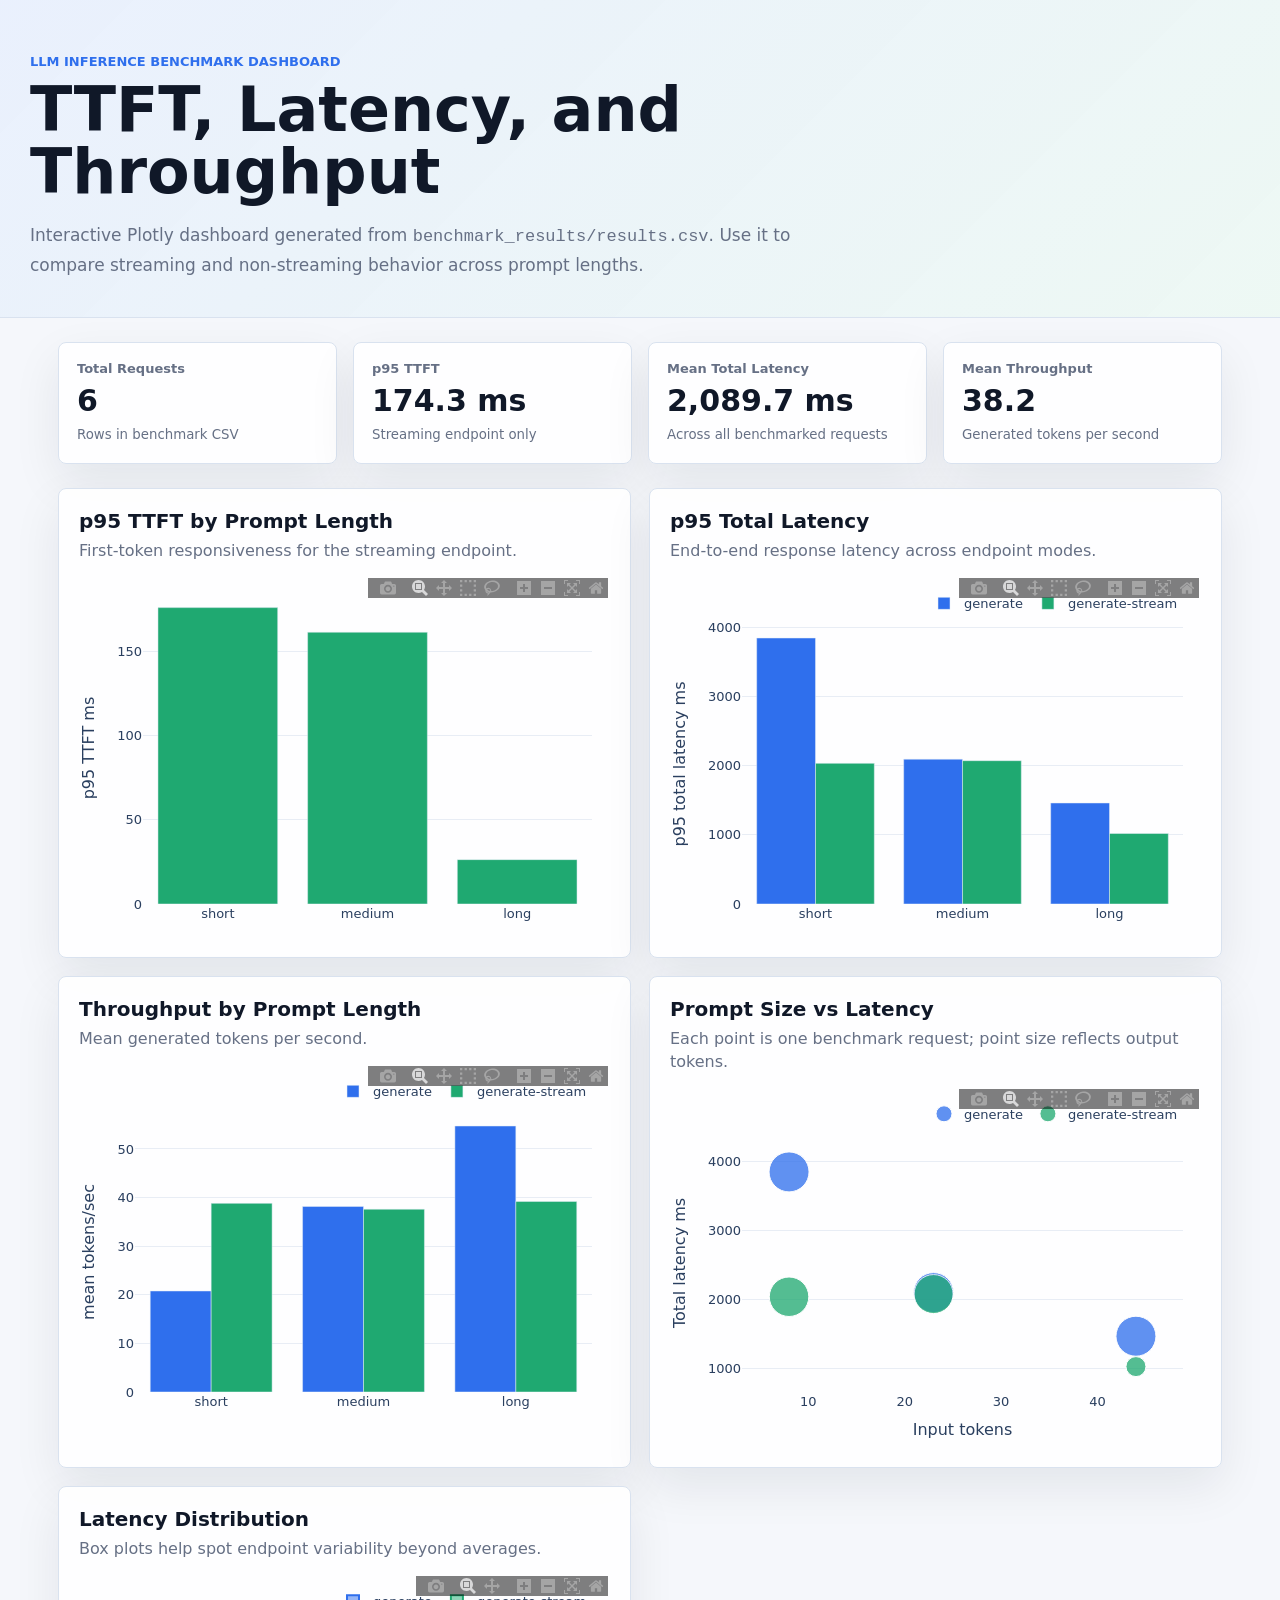
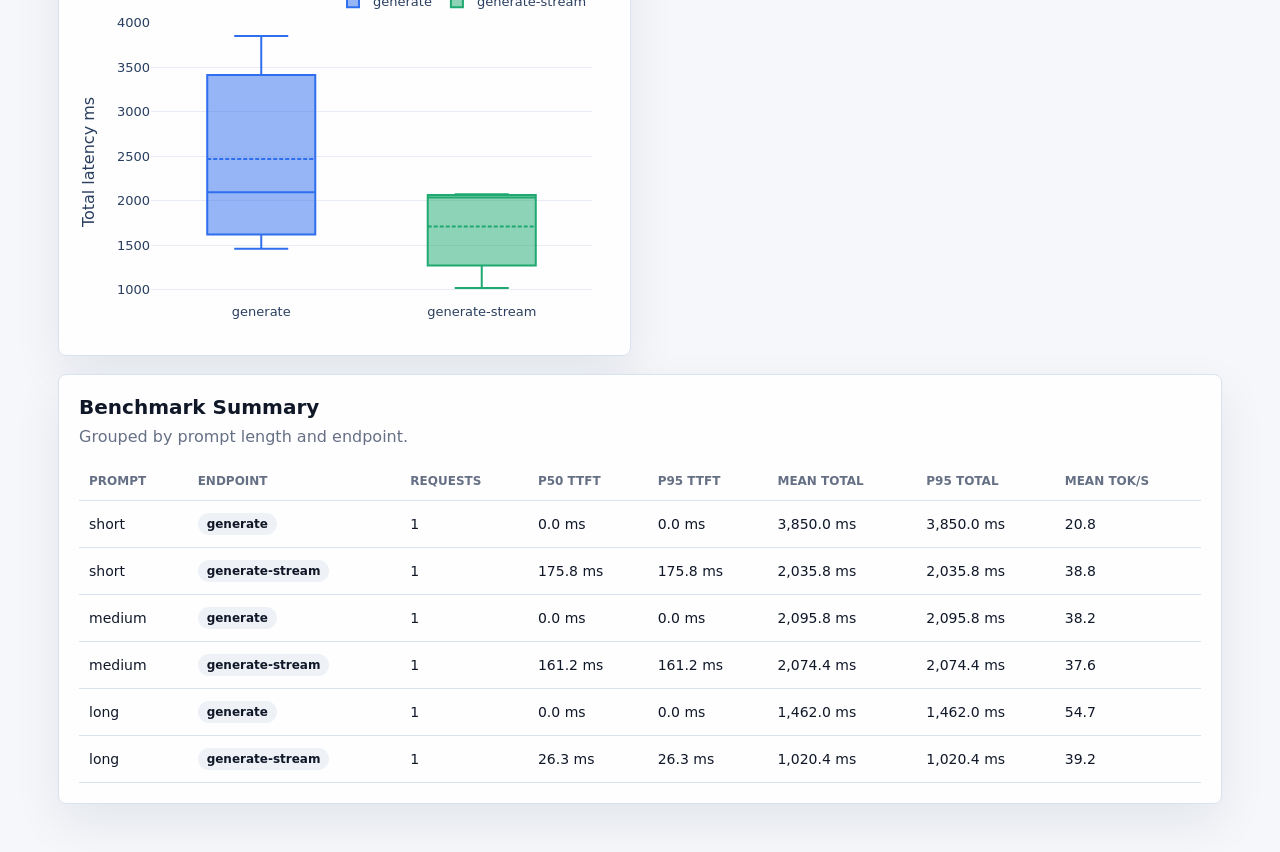
<file: dashboard/index.html>
<!doctype html>
<html lang="en">
<head>
  <meta charset="utf-8">
  <meta name="viewport" content="width=device-width, initial-scale=1">
  <title>LLM TTFT Benchmark Dashboard</title>
  <style>
    :root {
      color-scheme: light;
      --bg: #f5f7fb;
      --surface: #ffffff;
      --surface-2: #eef2f7;
      --text: #101828;
      --muted: #667085;
      --line: #d9e2ef;
      --accent: #2f6fed;
      --accent-2: #1fa971;
      --shadow: 0 18px 48px rgba(16, 24, 40, 0.08);
    }

    * {
      box-sizing: border-box;
    }

    body {
      margin: 0;
      background: var(--bg);
      color: var(--text);
      font-family:
        Inter,
        ui-sans-serif,
        system-ui,
        -apple-system,
        BlinkMacSystemFont,
        "Segoe UI",
        sans-serif;
    }

    code, pre {
      font-family: "SFMono-Regular", Consolas, "Liberation Mono", monospace;
    }

    .hero {
      background:
        linear-gradient(135deg, rgba(47, 111, 237, 0.10), rgba(31, 169, 113, 0.08)),
        var(--surface);
      border-bottom: 1px solid var(--line);
      padding: 54px 28px 38px;
    }

    .hero > div,
    .metrics,
    .grid {
      max-width: 1220px;
      margin: 0 auto;
    }

    .eyebrow {
      margin: 0 0 10px;
      color: var(--accent);
      font-size: 13px;
      font-weight: 800;
      text-transform: uppercase;
      letter-spacing: 0;
    }

    h1 {
      max-width: 860px;
      margin: 0;
      font-size: clamp(36px, 5vw, 62px);
      line-height: 1;
      letter-spacing: 0;
    }

    .hero p:last-child {
      max-width: 800px;
      margin: 18px 0 0;
      color: var(--muted);
      font-size: 17px;
      line-height: 1.65;
    }

    .metrics {
      display: grid;
      grid-template-columns: repeat(4, minmax(0, 1fr));
      gap: 16px;
      padding: 24px 28px 4px;
    }

    .metric-card,
    .panel {
      background: rgba(255, 255, 255, 0.94);
      border: 1px solid var(--line);
      border-radius: 8px;
      box-shadow: var(--shadow);
    }

    .metric-card {
      padding: 18px;
    }

    .metric-card span,
    .metric-card small,
    .panel-heading p {
      color: var(--muted);
    }

    .metric-card span {
      display: block;
      font-size: 13px;
      font-weight: 800;
    }

    .metric-card strong {
      display: block;
      margin-top: 10px;
      font-size: 30px;
      line-height: 1;
    }

    .metric-card small {
      display: block;
      margin-top: 10px;
      line-height: 1.4;
    }

    .grid {
      display: grid;
      grid-template-columns: repeat(2, minmax(0, 1fr));
      gap: 18px;
      padding: 20px 28px 48px;
    }

    .panel {
      min-width: 0;
      padding: 20px;
    }

    .chart-panel {
      min-height: 470px;
    }

    .wide {
      grid-column: 1 / -1;
    }

    .panel-heading {
      margin-bottom: 14px;
    }

    h2 {
      margin: 0;
      font-size: 20px;
      letter-spacing: 0;
    }

    .panel-heading p {
      margin: 6px 0 0;
      line-height: 1.45;
    }

    .table-wrap {
      overflow-x: auto;
    }

    table {
      width: 100%;
      border-collapse: collapse;
      min-width: 860px;
    }

    th,
    td {
      border-bottom: 1px solid var(--line);
      padding: 12px 10px;
      text-align: left;
      font-size: 14px;
      white-space: nowrap;
    }

    th {
      color: var(--muted);
      font-size: 12px;
      text-transform: uppercase;
      letter-spacing: 0;
    }

    .pill {
      display: inline-flex;
      align-items: center;
      border-radius: 999px;
      background: var(--surface-2);
      padding: 4px 9px;
      font-size: 12px;
      font-weight: 800;
    }

    .empty {
      border: 1px dashed var(--line);
      border-radius: 8px;
      color: var(--muted);
      padding: 28px;
      text-align: center;
    }

    pre {
      margin: 0;
      overflow-x: auto;
      background: #101828;
      color: #edf2f7;
      border-radius: 8px;
      padding: 18px;
      line-height: 1.55;
    }

    @media (max-width: 900px) {
      .metrics,
      .grid {
        grid-template-columns: 1fr;
      }
    }
  </style>
</head>
<body>

        <section class="hero">
          <div>
            <p class="eyebrow">LLM Inference Benchmark Dashboard</p>
            <h1>TTFT, Latency, and Throughput</h1>
            <p>
              Interactive Plotly dashboard generated from
              <code>benchmark_results/results.csv</code>. Use it to compare
              streaming and non-streaming behavior across prompt lengths.
            </p>
          </div>
        </section>

        <section class="metrics">
          
    <article class="metric-card">
      <span>Total Requests</span>
      <strong>6</strong>
      <small>Rows in benchmark CSV</small>
    </article>
    
    <article class="metric-card">
      <span>p95 TTFT</span>
      <strong>174.3 ms</strong>
      <small>Streaming endpoint only</small>
    </article>
    
    <article class="metric-card">
      <span>Mean Total Latency</span>
      <strong>2,089.7 ms</strong>
      <small>Across all benchmarked requests</small>
    </article>
    
    <article class="metric-card">
      <span>Mean Throughput</span>
      <strong>38.2</strong>
      <small>Generated tokens per second</small>
    </article>
    
        </section>

        <main class="grid">
          
    <section class="panel chart-panel">
      <div class="panel-heading">
        <h2>p95 TTFT by Prompt Length</h2>
        <p>First-token responsiveness for the streaming endpoint.</p>
      </div>
      <div>                        <script type="text/javascript">window.PlotlyConfig = {MathJaxConfig: 'local'};</script>
        <script charset="utf-8" src="https://cdn.plot.ly/plotly-2.35.2.min.js"></script>                <div id="385164d9-6b8e-4948-8097-2325df92bfde" class="plotly-graph-div" style="height:360px; width:100%;"></div>            <script type="text/javascript">                                    window.PLOTLYENV=window.PLOTLYENV || {};                                    if (document.getElementById("385164d9-6b8e-4948-8097-2325df92bfde")) {                    Plotly.newPlot(                        "385164d9-6b8e-4948-8097-2325df92bfde",                        [{"customdata":[[1],[1],[1]],"hovertemplate":"\u003cb\u003e%{x}\u003c\u002fb\u003e\u003cbr\u003ep95 TTFT ms: %{y:,.1f}\u003cbr\u003erequests: %{customdata[0]}\u003cextra\u003e\u003c\u002fextra\u003e","marker":{"color":"#1fa971"},"name":"generate-stream","x":["short","medium","long"],"y":[175.77512499999992,161.17262499999984,26.311542000000188],"type":"bar"}],                        {"template":{"data":{"histogram2dcontour":[{"type":"histogram2dcontour","colorbar":{"outlinewidth":0,"ticks":""},"colorscale":[[0.0,"#0d0887"],[0.1111111111111111,"#46039f"],[0.2222222222222222,"#7201a8"],[0.3333333333333333,"#9c179e"],[0.4444444444444444,"#bd3786"],[0.5555555555555556,"#d8576b"],[0.6666666666666666,"#ed7953"],[0.7777777777777778,"#fb9f3a"],[0.8888888888888888,"#fdca26"],[1.0,"#f0f921"]]}],"choropleth":[{"type":"choropleth","colorbar":{"outlinewidth":0,"ticks":""}}],"histogram2d":[{"type":"histogram2d","colorbar":{"outlinewidth":0,"ticks":""},"colorscale":[[0.0,"#0d0887"],[0.1111111111111111,"#46039f"],[0.2222222222222222,"#7201a8"],[0.3333333333333333,"#9c179e"],[0.4444444444444444,"#bd3786"],[0.5555555555555556,"#d8576b"],[0.6666666666666666,"#ed7953"],[0.7777777777777778,"#fb9f3a"],[0.8888888888888888,"#fdca26"],[1.0,"#f0f921"]]}],"heatmap":[{"type":"heatmap","colorbar":{"outlinewidth":0,"ticks":""},"colorscale":[[0.0,"#0d0887"],[0.1111111111111111,"#46039f"],[0.2222222222222222,"#7201a8"],[0.3333333333333333,"#9c179e"],[0.4444444444444444,"#bd3786"],[0.5555555555555556,"#d8576b"],[0.6666666666666666,"#ed7953"],[0.7777777777777778,"#fb9f3a"],[0.8888888888888888,"#fdca26"],[1.0,"#f0f921"]]}],"heatmapgl":[{"type":"heatmapgl","colorbar":{"outlinewidth":0,"ticks":""},"colorscale":[[0.0,"#0d0887"],[0.1111111111111111,"#46039f"],[0.2222222222222222,"#7201a8"],[0.3333333333333333,"#9c179e"],[0.4444444444444444,"#bd3786"],[0.5555555555555556,"#d8576b"],[0.6666666666666666,"#ed7953"],[0.7777777777777778,"#fb9f3a"],[0.8888888888888888,"#fdca26"],[1.0,"#f0f921"]]}],"contourcarpet":[{"type":"contourcarpet","colorbar":{"outlinewidth":0,"ticks":""}}],"contour":[{"type":"contour","colorbar":{"outlinewidth":0,"ticks":""},"colorscale":[[0.0,"#0d0887"],[0.1111111111111111,"#46039f"],[0.2222222222222222,"#7201a8"],[0.3333333333333333,"#9c179e"],[0.4444444444444444,"#bd3786"],[0.5555555555555556,"#d8576b"],[0.6666666666666666,"#ed7953"],[0.7777777777777778,"#fb9f3a"],[0.8888888888888888,"#fdca26"],[1.0,"#f0f921"]]}],"surface":[{"type":"surface","colorbar":{"outlinewidth":0,"ticks":""},"colorscale":[[0.0,"#0d0887"],[0.1111111111111111,"#46039f"],[0.2222222222222222,"#7201a8"],[0.3333333333333333,"#9c179e"],[0.4444444444444444,"#bd3786"],[0.5555555555555556,"#d8576b"],[0.6666666666666666,"#ed7953"],[0.7777777777777778,"#fb9f3a"],[0.8888888888888888,"#fdca26"],[1.0,"#f0f921"]]}],"mesh3d":[{"type":"mesh3d","colorbar":{"outlinewidth":0,"ticks":""}}],"scatter":[{"fillpattern":{"fillmode":"overlay","size":10,"solidity":0.2},"type":"scatter"}],"parcoords":[{"type":"parcoords","line":{"colorbar":{"outlinewidth":0,"ticks":""}}}],"scatterpolargl":[{"type":"scatterpolargl","marker":{"colorbar":{"outlinewidth":0,"ticks":""}}}],"bar":[{"error_x":{"color":"#2a3f5f"},"error_y":{"color":"#2a3f5f"},"marker":{"line":{"color":"#E5ECF6","width":0.5},"pattern":{"fillmode":"overlay","size":10,"solidity":0.2}},"type":"bar"}],"scattergeo":[{"type":"scattergeo","marker":{"colorbar":{"outlinewidth":0,"ticks":""}}}],"scatterpolar":[{"type":"scatterpolar","marker":{"colorbar":{"outlinewidth":0,"ticks":""}}}],"histogram":[{"marker":{"pattern":{"fillmode":"overlay","size":10,"solidity":0.2}},"type":"histogram"}],"scattergl":[{"type":"scattergl","marker":{"colorbar":{"outlinewidth":0,"ticks":""}}}],"scatter3d":[{"type":"scatter3d","line":{"colorbar":{"outlinewidth":0,"ticks":""}},"marker":{"colorbar":{"outlinewidth":0,"ticks":""}}}],"scattermapbox":[{"type":"scattermapbox","marker":{"colorbar":{"outlinewidth":0,"ticks":""}}}],"scatterternary":[{"type":"scatterternary","marker":{"colorbar":{"outlinewidth":0,"ticks":""}}}],"scattercarpet":[{"type":"scattercarpet","marker":{"colorbar":{"outlinewidth":0,"ticks":""}}}],"carpet":[{"aaxis":{"endlinecolor":"#2a3f5f","gridcolor":"white","linecolor":"white","minorgridcolor":"white","startlinecolor":"#2a3f5f"},"baxis":{"endlinecolor":"#2a3f5f","gridcolor":"white","linecolor":"white","minorgridcolor":"white","startlinecolor":"#2a3f5f"},"type":"carpet"}],"table":[{"cells":{"fill":{"color":"#EBF0F8"},"line":{"color":"white"}},"header":{"fill":{"color":"#C8D4E3"},"line":{"color":"white"}},"type":"table"}],"barpolar":[{"marker":{"line":{"color":"#E5ECF6","width":0.5},"pattern":{"fillmode":"overlay","size":10,"solidity":0.2}},"type":"barpolar"}],"pie":[{"automargin":true,"type":"pie"}]},"layout":{"autotypenumbers":"strict","colorway":["#636efa","#EF553B","#00cc96","#ab63fa","#FFA15A","#19d3f3","#FF6692","#B6E880","#FF97FF","#FECB52"],"font":{"color":"#2a3f5f"},"hovermode":"closest","hoverlabel":{"align":"left"},"paper_bgcolor":"white","plot_bgcolor":"#E5ECF6","polar":{"bgcolor":"#E5ECF6","angularaxis":{"gridcolor":"white","linecolor":"white","ticks":""},"radialaxis":{"gridcolor":"white","linecolor":"white","ticks":""}},"ternary":{"bgcolor":"#E5ECF6","aaxis":{"gridcolor":"white","linecolor":"white","ticks":""},"baxis":{"gridcolor":"white","linecolor":"white","ticks":""},"caxis":{"gridcolor":"white","linecolor":"white","ticks":""}},"coloraxis":{"colorbar":{"outlinewidth":0,"ticks":""}},"colorscale":{"sequential":[[0.0,"#0d0887"],[0.1111111111111111,"#46039f"],[0.2222222222222222,"#7201a8"],[0.3333333333333333,"#9c179e"],[0.4444444444444444,"#bd3786"],[0.5555555555555556,"#d8576b"],[0.6666666666666666,"#ed7953"],[0.7777777777777778,"#fb9f3a"],[0.8888888888888888,"#fdca26"],[1.0,"#f0f921"]],"sequentialminus":[[0.0,"#0d0887"],[0.1111111111111111,"#46039f"],[0.2222222222222222,"#7201a8"],[0.3333333333333333,"#9c179e"],[0.4444444444444444,"#bd3786"],[0.5555555555555556,"#d8576b"],[0.6666666666666666,"#ed7953"],[0.7777777777777778,"#fb9f3a"],[0.8888888888888888,"#fdca26"],[1.0,"#f0f921"]],"diverging":[[0,"#8e0152"],[0.1,"#c51b7d"],[0.2,"#de77ae"],[0.3,"#f1b6da"],[0.4,"#fde0ef"],[0.5,"#f7f7f7"],[0.6,"#e6f5d0"],[0.7,"#b8e186"],[0.8,"#7fbc41"],[0.9,"#4d9221"],[1,"#276419"]]},"xaxis":{"gridcolor":"white","linecolor":"white","ticks":"","title":{"standoff":15},"zerolinecolor":"white","automargin":true,"zerolinewidth":2},"yaxis":{"gridcolor":"white","linecolor":"white","ticks":"","title":{"standoff":15},"zerolinecolor":"white","automargin":true,"zerolinewidth":2},"scene":{"xaxis":{"backgroundcolor":"#E5ECF6","gridcolor":"white","linecolor":"white","showbackground":true,"ticks":"","zerolinecolor":"white","gridwidth":2},"yaxis":{"backgroundcolor":"#E5ECF6","gridcolor":"white","linecolor":"white","showbackground":true,"ticks":"","zerolinecolor":"white","gridwidth":2},"zaxis":{"backgroundcolor":"#E5ECF6","gridcolor":"white","linecolor":"white","showbackground":true,"ticks":"","zerolinecolor":"white","gridwidth":2}},"shapedefaults":{"line":{"color":"#2a3f5f"}},"annotationdefaults":{"arrowcolor":"#2a3f5f","arrowhead":0,"arrowwidth":1},"geo":{"bgcolor":"white","landcolor":"#E5ECF6","subunitcolor":"white","showland":true,"showlakes":true,"lakecolor":"white"},"title":{"x":0.05},"mapbox":{"style":"light"}}},"barmode":"group","yaxis":{"title":{"text":"p95 TTFT ms"},"gridcolor":"#e8edf5","zeroline":false},"margin":{"l":24,"r":18,"t":16,"b":32},"font":{"family":"Inter, system-ui, -apple-system, Segoe UI, sans-serif","size":13},"legend":{"orientation":"h","yanchor":"bottom","y":1.02,"xanchor":"right","x":1},"hoverlabel":{"font":{"size":13,"family":"Inter, system-ui, sans-serif"},"bgcolor":"#ffffff","bordercolor":"#d8e0eb"},"xaxis":{"showgrid":false,"zeroline":false},"height":360,"paper_bgcolor":"rgba(0,0,0,0)","plot_bgcolor":"rgba(0,0,0,0)"},                        {"displayModeBar": true, "responsive": true, "displaylogo": false}                    )                };                            </script>        </div>
    </section>
    
    <section class="panel chart-panel">
      <div class="panel-heading">
        <h2>p95 Total Latency</h2>
        <p>End-to-end response latency across endpoint modes.</p>
      </div>
      <div>                            <div id="82863777-6f50-4b3e-8caf-c79ff0a60012" class="plotly-graph-div" style="height:360px; width:100%;"></div>            <script type="text/javascript">                                    window.PLOTLYENV=window.PLOTLYENV || {};                                    if (document.getElementById("82863777-6f50-4b3e-8caf-c79ff0a60012")) {                    Plotly.newPlot(                        "82863777-6f50-4b3e-8caf-c79ff0a60012",                        [{"customdata":[[1],[1],[1]],"hovertemplate":"\u003cb\u003e%{x}\u003c\u002fb\u003e\u003cbr\u003ep95 total latency ms: %{y:,.1f}\u003cbr\u003erequests: %{customdata[0]}\u003cextra\u003e\u003c\u002fextra\u003e","marker":{"color":"#2f6fed"},"name":"generate","x":["short","medium","long"],"y":[3849.959791,2095.846334,1462.0170830000002],"type":"bar"},{"customdata":[[1],[1],[1]],"hovertemplate":"\u003cb\u003e%{x}\u003c\u002fb\u003e\u003cbr\u003ep95 total latency ms: %{y:,.1f}\u003cbr\u003erequests: %{customdata[0]}\u003cextra\u003e\u003c\u002fextra\u003e","marker":{"color":"#1fa971"},"name":"generate-stream","x":["short","medium","long"],"y":[2035.770375,2074.404333,1020.4484169999998],"type":"bar"}],                        {"template":{"data":{"histogram2dcontour":[{"type":"histogram2dcontour","colorbar":{"outlinewidth":0,"ticks":""},"colorscale":[[0.0,"#0d0887"],[0.1111111111111111,"#46039f"],[0.2222222222222222,"#7201a8"],[0.3333333333333333,"#9c179e"],[0.4444444444444444,"#bd3786"],[0.5555555555555556,"#d8576b"],[0.6666666666666666,"#ed7953"],[0.7777777777777778,"#fb9f3a"],[0.8888888888888888,"#fdca26"],[1.0,"#f0f921"]]}],"choropleth":[{"type":"choropleth","colorbar":{"outlinewidth":0,"ticks":""}}],"histogram2d":[{"type":"histogram2d","colorbar":{"outlinewidth":0,"ticks":""},"colorscale":[[0.0,"#0d0887"],[0.1111111111111111,"#46039f"],[0.2222222222222222,"#7201a8"],[0.3333333333333333,"#9c179e"],[0.4444444444444444,"#bd3786"],[0.5555555555555556,"#d8576b"],[0.6666666666666666,"#ed7953"],[0.7777777777777778,"#fb9f3a"],[0.8888888888888888,"#fdca26"],[1.0,"#f0f921"]]}],"heatmap":[{"type":"heatmap","colorbar":{"outlinewidth":0,"ticks":""},"colorscale":[[0.0,"#0d0887"],[0.1111111111111111,"#46039f"],[0.2222222222222222,"#7201a8"],[0.3333333333333333,"#9c179e"],[0.4444444444444444,"#bd3786"],[0.5555555555555556,"#d8576b"],[0.6666666666666666,"#ed7953"],[0.7777777777777778,"#fb9f3a"],[0.8888888888888888,"#fdca26"],[1.0,"#f0f921"]]}],"heatmapgl":[{"type":"heatmapgl","colorbar":{"outlinewidth":0,"ticks":""},"colorscale":[[0.0,"#0d0887"],[0.1111111111111111,"#46039f"],[0.2222222222222222,"#7201a8"],[0.3333333333333333,"#9c179e"],[0.4444444444444444,"#bd3786"],[0.5555555555555556,"#d8576b"],[0.6666666666666666,"#ed7953"],[0.7777777777777778,"#fb9f3a"],[0.8888888888888888,"#fdca26"],[1.0,"#f0f921"]]}],"contourcarpet":[{"type":"contourcarpet","colorbar":{"outlinewidth":0,"ticks":""}}],"contour":[{"type":"contour","colorbar":{"outlinewidth":0,"ticks":""},"colorscale":[[0.0,"#0d0887"],[0.1111111111111111,"#46039f"],[0.2222222222222222,"#7201a8"],[0.3333333333333333,"#9c179e"],[0.4444444444444444,"#bd3786"],[0.5555555555555556,"#d8576b"],[0.6666666666666666,"#ed7953"],[0.7777777777777778,"#fb9f3a"],[0.8888888888888888,"#fdca26"],[1.0,"#f0f921"]]}],"surface":[{"type":"surface","colorbar":{"outlinewidth":0,"ticks":""},"colorscale":[[0.0,"#0d0887"],[0.1111111111111111,"#46039f"],[0.2222222222222222,"#7201a8"],[0.3333333333333333,"#9c179e"],[0.4444444444444444,"#bd3786"],[0.5555555555555556,"#d8576b"],[0.6666666666666666,"#ed7953"],[0.7777777777777778,"#fb9f3a"],[0.8888888888888888,"#fdca26"],[1.0,"#f0f921"]]}],"mesh3d":[{"type":"mesh3d","colorbar":{"outlinewidth":0,"ticks":""}}],"scatter":[{"fillpattern":{"fillmode":"overlay","size":10,"solidity":0.2},"type":"scatter"}],"parcoords":[{"type":"parcoords","line":{"colorbar":{"outlinewidth":0,"ticks":""}}}],"scatterpolargl":[{"type":"scatterpolargl","marker":{"colorbar":{"outlinewidth":0,"ticks":""}}}],"bar":[{"error_x":{"color":"#2a3f5f"},"error_y":{"color":"#2a3f5f"},"marker":{"line":{"color":"#E5ECF6","width":0.5},"pattern":{"fillmode":"overlay","size":10,"solidity":0.2}},"type":"bar"}],"scattergeo":[{"type":"scattergeo","marker":{"colorbar":{"outlinewidth":0,"ticks":""}}}],"scatterpolar":[{"type":"scatterpolar","marker":{"colorbar":{"outlinewidth":0,"ticks":""}}}],"histogram":[{"marker":{"pattern":{"fillmode":"overlay","size":10,"solidity":0.2}},"type":"histogram"}],"scattergl":[{"type":"scattergl","marker":{"colorbar":{"outlinewidth":0,"ticks":""}}}],"scatter3d":[{"type":"scatter3d","line":{"colorbar":{"outlinewidth":0,"ticks":""}},"marker":{"colorbar":{"outlinewidth":0,"ticks":""}}}],"scattermapbox":[{"type":"scattermapbox","marker":{"colorbar":{"outlinewidth":0,"ticks":""}}}],"scatterternary":[{"type":"scatterternary","marker":{"colorbar":{"outlinewidth":0,"ticks":""}}}],"scattercarpet":[{"type":"scattercarpet","marker":{"colorbar":{"outlinewidth":0,"ticks":""}}}],"carpet":[{"aaxis":{"endlinecolor":"#2a3f5f","gridcolor":"white","linecolor":"white","minorgridcolor":"white","startlinecolor":"#2a3f5f"},"baxis":{"endlinecolor":"#2a3f5f","gridcolor":"white","linecolor":"white","minorgridcolor":"white","startlinecolor":"#2a3f5f"},"type":"carpet"}],"table":[{"cells":{"fill":{"color":"#EBF0F8"},"line":{"color":"white"}},"header":{"fill":{"color":"#C8D4E3"},"line":{"color":"white"}},"type":"table"}],"barpolar":[{"marker":{"line":{"color":"#E5ECF6","width":0.5},"pattern":{"fillmode":"overlay","size":10,"solidity":0.2}},"type":"barpolar"}],"pie":[{"automargin":true,"type":"pie"}]},"layout":{"autotypenumbers":"strict","colorway":["#636efa","#EF553B","#00cc96","#ab63fa","#FFA15A","#19d3f3","#FF6692","#B6E880","#FF97FF","#FECB52"],"font":{"color":"#2a3f5f"},"hovermode":"closest","hoverlabel":{"align":"left"},"paper_bgcolor":"white","plot_bgcolor":"#E5ECF6","polar":{"bgcolor":"#E5ECF6","angularaxis":{"gridcolor":"white","linecolor":"white","ticks":""},"radialaxis":{"gridcolor":"white","linecolor":"white","ticks":""}},"ternary":{"bgcolor":"#E5ECF6","aaxis":{"gridcolor":"white","linecolor":"white","ticks":""},"baxis":{"gridcolor":"white","linecolor":"white","ticks":""},"caxis":{"gridcolor":"white","linecolor":"white","ticks":""}},"coloraxis":{"colorbar":{"outlinewidth":0,"ticks":""}},"colorscale":{"sequential":[[0.0,"#0d0887"],[0.1111111111111111,"#46039f"],[0.2222222222222222,"#7201a8"],[0.3333333333333333,"#9c179e"],[0.4444444444444444,"#bd3786"],[0.5555555555555556,"#d8576b"],[0.6666666666666666,"#ed7953"],[0.7777777777777778,"#fb9f3a"],[0.8888888888888888,"#fdca26"],[1.0,"#f0f921"]],"sequentialminus":[[0.0,"#0d0887"],[0.1111111111111111,"#46039f"],[0.2222222222222222,"#7201a8"],[0.3333333333333333,"#9c179e"],[0.4444444444444444,"#bd3786"],[0.5555555555555556,"#d8576b"],[0.6666666666666666,"#ed7953"],[0.7777777777777778,"#fb9f3a"],[0.8888888888888888,"#fdca26"],[1.0,"#f0f921"]],"diverging":[[0,"#8e0152"],[0.1,"#c51b7d"],[0.2,"#de77ae"],[0.3,"#f1b6da"],[0.4,"#fde0ef"],[0.5,"#f7f7f7"],[0.6,"#e6f5d0"],[0.7,"#b8e186"],[0.8,"#7fbc41"],[0.9,"#4d9221"],[1,"#276419"]]},"xaxis":{"gridcolor":"white","linecolor":"white","ticks":"","title":{"standoff":15},"zerolinecolor":"white","automargin":true,"zerolinewidth":2},"yaxis":{"gridcolor":"white","linecolor":"white","ticks":"","title":{"standoff":15},"zerolinecolor":"white","automargin":true,"zerolinewidth":2},"scene":{"xaxis":{"backgroundcolor":"#E5ECF6","gridcolor":"white","linecolor":"white","showbackground":true,"ticks":"","zerolinecolor":"white","gridwidth":2},"yaxis":{"backgroundcolor":"#E5ECF6","gridcolor":"white","linecolor":"white","showbackground":true,"ticks":"","zerolinecolor":"white","gridwidth":2},"zaxis":{"backgroundcolor":"#E5ECF6","gridcolor":"white","linecolor":"white","showbackground":true,"ticks":"","zerolinecolor":"white","gridwidth":2}},"shapedefaults":{"line":{"color":"#2a3f5f"}},"annotationdefaults":{"arrowcolor":"#2a3f5f","arrowhead":0,"arrowwidth":1},"geo":{"bgcolor":"white","landcolor":"#E5ECF6","subunitcolor":"white","showland":true,"showlakes":true,"lakecolor":"white"},"title":{"x":0.05},"mapbox":{"style":"light"}}},"barmode":"group","yaxis":{"title":{"text":"p95 total latency ms"},"gridcolor":"#e8edf5","zeroline":false},"margin":{"l":24,"r":18,"t":16,"b":32},"font":{"family":"Inter, system-ui, -apple-system, Segoe UI, sans-serif","size":13},"legend":{"orientation":"h","yanchor":"bottom","y":1.02,"xanchor":"right","x":1},"hoverlabel":{"font":{"size":13,"family":"Inter, system-ui, sans-serif"},"bgcolor":"#ffffff","bordercolor":"#d8e0eb"},"xaxis":{"showgrid":false,"zeroline":false},"height":360,"paper_bgcolor":"rgba(0,0,0,0)","plot_bgcolor":"rgba(0,0,0,0)"},                        {"displayModeBar": true, "responsive": true, "displaylogo": false}                    )                };                            </script>        </div>
    </section>
    
    <section class="panel chart-panel">
      <div class="panel-heading">
        <h2>Throughput by Prompt Length</h2>
        <p>Mean generated tokens per second.</p>
      </div>
      <div>                            <div id="2ed1800e-e7a8-4d3c-8b33-7931c2b0df16" class="plotly-graph-div" style="height:360px; width:100%;"></div>            <script type="text/javascript">                                    window.PLOTLYENV=window.PLOTLYENV || {};                                    if (document.getElementById("2ed1800e-e7a8-4d3c-8b33-7931c2b0df16")) {                    Plotly.newPlot(                        "2ed1800e-e7a8-4d3c-8b33-7931c2b0df16",                        [{"customdata":[[1],[1],[1]],"hovertemplate":"\u003cb\u003e%{x}\u003c\u002fb\u003e\u003cbr\u003emean tokens\u002fsec: %{y:,.1f}\u003cbr\u003erequests: %{customdata[0]}\u003cextra\u003e\u003c\u002fextra\u003e","marker":{"color":"#2f6fed"},"name":"generate","x":["short","medium","long"],"y":[20.779437797510234,38.17073737811543,54.7189228704792],"type":"bar"},{"customdata":[[1],[1],[1]],"hovertemplate":"\u003cb\u003e%{x}\u003c\u002fb\u003e\u003cbr\u003emean tokens\u002fsec: %{y:,.1f}\u003cbr\u003erequests: %{customdata[0]}\u003cextra\u003e\u003c\u002fextra\u003e","marker":{"color":"#1fa971"},"name":"generate-stream","x":["short","medium","long"],"y":[38.80594833786203,37.60115555061367,39.19845367352851],"type":"bar"}],                        {"template":{"data":{"histogram2dcontour":[{"type":"histogram2dcontour","colorbar":{"outlinewidth":0,"ticks":""},"colorscale":[[0.0,"#0d0887"],[0.1111111111111111,"#46039f"],[0.2222222222222222,"#7201a8"],[0.3333333333333333,"#9c179e"],[0.4444444444444444,"#bd3786"],[0.5555555555555556,"#d8576b"],[0.6666666666666666,"#ed7953"],[0.7777777777777778,"#fb9f3a"],[0.8888888888888888,"#fdca26"],[1.0,"#f0f921"]]}],"choropleth":[{"type":"choropleth","colorbar":{"outlinewidth":0,"ticks":""}}],"histogram2d":[{"type":"histogram2d","colorbar":{"outlinewidth":0,"ticks":""},"colorscale":[[0.0,"#0d0887"],[0.1111111111111111,"#46039f"],[0.2222222222222222,"#7201a8"],[0.3333333333333333,"#9c179e"],[0.4444444444444444,"#bd3786"],[0.5555555555555556,"#d8576b"],[0.6666666666666666,"#ed7953"],[0.7777777777777778,"#fb9f3a"],[0.8888888888888888,"#fdca26"],[1.0,"#f0f921"]]}],"heatmap":[{"type":"heatmap","colorbar":{"outlinewidth":0,"ticks":""},"colorscale":[[0.0,"#0d0887"],[0.1111111111111111,"#46039f"],[0.2222222222222222,"#7201a8"],[0.3333333333333333,"#9c179e"],[0.4444444444444444,"#bd3786"],[0.5555555555555556,"#d8576b"],[0.6666666666666666,"#ed7953"],[0.7777777777777778,"#fb9f3a"],[0.8888888888888888,"#fdca26"],[1.0,"#f0f921"]]}],"heatmapgl":[{"type":"heatmapgl","colorbar":{"outlinewidth":0,"ticks":""},"colorscale":[[0.0,"#0d0887"],[0.1111111111111111,"#46039f"],[0.2222222222222222,"#7201a8"],[0.3333333333333333,"#9c179e"],[0.4444444444444444,"#bd3786"],[0.5555555555555556,"#d8576b"],[0.6666666666666666,"#ed7953"],[0.7777777777777778,"#fb9f3a"],[0.8888888888888888,"#fdca26"],[1.0,"#f0f921"]]}],"contourcarpet":[{"type":"contourcarpet","colorbar":{"outlinewidth":0,"ticks":""}}],"contour":[{"type":"contour","colorbar":{"outlinewidth":0,"ticks":""},"colorscale":[[0.0,"#0d0887"],[0.1111111111111111,"#46039f"],[0.2222222222222222,"#7201a8"],[0.3333333333333333,"#9c179e"],[0.4444444444444444,"#bd3786"],[0.5555555555555556,"#d8576b"],[0.6666666666666666,"#ed7953"],[0.7777777777777778,"#fb9f3a"],[0.8888888888888888,"#fdca26"],[1.0,"#f0f921"]]}],"surface":[{"type":"surface","colorbar":{"outlinewidth":0,"ticks":""},"colorscale":[[0.0,"#0d0887"],[0.1111111111111111,"#46039f"],[0.2222222222222222,"#7201a8"],[0.3333333333333333,"#9c179e"],[0.4444444444444444,"#bd3786"],[0.5555555555555556,"#d8576b"],[0.6666666666666666,"#ed7953"],[0.7777777777777778,"#fb9f3a"],[0.8888888888888888,"#fdca26"],[1.0,"#f0f921"]]}],"mesh3d":[{"type":"mesh3d","colorbar":{"outlinewidth":0,"ticks":""}}],"scatter":[{"fillpattern":{"fillmode":"overlay","size":10,"solidity":0.2},"type":"scatter"}],"parcoords":[{"type":"parcoords","line":{"colorbar":{"outlinewidth":0,"ticks":""}}}],"scatterpolargl":[{"type":"scatterpolargl","marker":{"colorbar":{"outlinewidth":0,"ticks":""}}}],"bar":[{"error_x":{"color":"#2a3f5f"},"error_y":{"color":"#2a3f5f"},"marker":{"line":{"color":"#E5ECF6","width":0.5},"pattern":{"fillmode":"overlay","size":10,"solidity":0.2}},"type":"bar"}],"scattergeo":[{"type":"scattergeo","marker":{"colorbar":{"outlinewidth":0,"ticks":""}}}],"scatterpolar":[{"type":"scatterpolar","marker":{"colorbar":{"outlinewidth":0,"ticks":""}}}],"histogram":[{"marker":{"pattern":{"fillmode":"overlay","size":10,"solidity":0.2}},"type":"histogram"}],"scattergl":[{"type":"scattergl","marker":{"colorbar":{"outlinewidth":0,"ticks":""}}}],"scatter3d":[{"type":"scatter3d","line":{"colorbar":{"outlinewidth":0,"ticks":""}},"marker":{"colorbar":{"outlinewidth":0,"ticks":""}}}],"scattermapbox":[{"type":"scattermapbox","marker":{"colorbar":{"outlinewidth":0,"ticks":""}}}],"scatterternary":[{"type":"scatterternary","marker":{"colorbar":{"outlinewidth":0,"ticks":""}}}],"scattercarpet":[{"type":"scattercarpet","marker":{"colorbar":{"outlinewidth":0,"ticks":""}}}],"carpet":[{"aaxis":{"endlinecolor":"#2a3f5f","gridcolor":"white","linecolor":"white","minorgridcolor":"white","startlinecolor":"#2a3f5f"},"baxis":{"endlinecolor":"#2a3f5f","gridcolor":"white","linecolor":"white","minorgridcolor":"white","startlinecolor":"#2a3f5f"},"type":"carpet"}],"table":[{"cells":{"fill":{"color":"#EBF0F8"},"line":{"color":"white"}},"header":{"fill":{"color":"#C8D4E3"},"line":{"color":"white"}},"type":"table"}],"barpolar":[{"marker":{"line":{"color":"#E5ECF6","width":0.5},"pattern":{"fillmode":"overlay","size":10,"solidity":0.2}},"type":"barpolar"}],"pie":[{"automargin":true,"type":"pie"}]},"layout":{"autotypenumbers":"strict","colorway":["#636efa","#EF553B","#00cc96","#ab63fa","#FFA15A","#19d3f3","#FF6692","#B6E880","#FF97FF","#FECB52"],"font":{"color":"#2a3f5f"},"hovermode":"closest","hoverlabel":{"align":"left"},"paper_bgcolor":"white","plot_bgcolor":"#E5ECF6","polar":{"bgcolor":"#E5ECF6","angularaxis":{"gridcolor":"white","linecolor":"white","ticks":""},"radialaxis":{"gridcolor":"white","linecolor":"white","ticks":""}},"ternary":{"bgcolor":"#E5ECF6","aaxis":{"gridcolor":"white","linecolor":"white","ticks":""},"baxis":{"gridcolor":"white","linecolor":"white","ticks":""},"caxis":{"gridcolor":"white","linecolor":"white","ticks":""}},"coloraxis":{"colorbar":{"outlinewidth":0,"ticks":""}},"colorscale":{"sequential":[[0.0,"#0d0887"],[0.1111111111111111,"#46039f"],[0.2222222222222222,"#7201a8"],[0.3333333333333333,"#9c179e"],[0.4444444444444444,"#bd3786"],[0.5555555555555556,"#d8576b"],[0.6666666666666666,"#ed7953"],[0.7777777777777778,"#fb9f3a"],[0.8888888888888888,"#fdca26"],[1.0,"#f0f921"]],"sequentialminus":[[0.0,"#0d0887"],[0.1111111111111111,"#46039f"],[0.2222222222222222,"#7201a8"],[0.3333333333333333,"#9c179e"],[0.4444444444444444,"#bd3786"],[0.5555555555555556,"#d8576b"],[0.6666666666666666,"#ed7953"],[0.7777777777777778,"#fb9f3a"],[0.8888888888888888,"#fdca26"],[1.0,"#f0f921"]],"diverging":[[0,"#8e0152"],[0.1,"#c51b7d"],[0.2,"#de77ae"],[0.3,"#f1b6da"],[0.4,"#fde0ef"],[0.5,"#f7f7f7"],[0.6,"#e6f5d0"],[0.7,"#b8e186"],[0.8,"#7fbc41"],[0.9,"#4d9221"],[1,"#276419"]]},"xaxis":{"gridcolor":"white","linecolor":"white","ticks":"","title":{"standoff":15},"zerolinecolor":"white","automargin":true,"zerolinewidth":2},"yaxis":{"gridcolor":"white","linecolor":"white","ticks":"","title":{"standoff":15},"zerolinecolor":"white","automargin":true,"zerolinewidth":2},"scene":{"xaxis":{"backgroundcolor":"#E5ECF6","gridcolor":"white","linecolor":"white","showbackground":true,"ticks":"","zerolinecolor":"white","gridwidth":2},"yaxis":{"backgroundcolor":"#E5ECF6","gridcolor":"white","linecolor":"white","showbackground":true,"ticks":"","zerolinecolor":"white","gridwidth":2},"zaxis":{"backgroundcolor":"#E5ECF6","gridcolor":"white","linecolor":"white","showbackground":true,"ticks":"","zerolinecolor":"white","gridwidth":2}},"shapedefaults":{"line":{"color":"#2a3f5f"}},"annotationdefaults":{"arrowcolor":"#2a3f5f","arrowhead":0,"arrowwidth":1},"geo":{"bgcolor":"white","landcolor":"#E5ECF6","subunitcolor":"white","showland":true,"showlakes":true,"lakecolor":"white"},"title":{"x":0.05},"mapbox":{"style":"light"}}},"barmode":"group","yaxis":{"title":{"text":"mean tokens\u002fsec"},"gridcolor":"#e8edf5","zeroline":false},"margin":{"l":24,"r":18,"t":16,"b":32},"font":{"family":"Inter, system-ui, -apple-system, Segoe UI, sans-serif","size":13},"legend":{"orientation":"h","yanchor":"bottom","y":1.02,"xanchor":"right","x":1},"hoverlabel":{"font":{"size":13,"family":"Inter, system-ui, sans-serif"},"bgcolor":"#ffffff","bordercolor":"#d8e0eb"},"xaxis":{"showgrid":false,"zeroline":false},"height":360,"paper_bgcolor":"rgba(0,0,0,0)","plot_bgcolor":"rgba(0,0,0,0)"},                        {"displayModeBar": true, "responsive": true, "displaylogo": false}                    )                };                            </script>        </div>
    </section>
    
    <section class="panel chart-panel">
      <div class="panel-heading">
        <h2>Prompt Size vs Latency</h2>
        <p>Each point is one benchmark request; point size reflects output tokens.</p>
      </div>
      <div>                            <div id="fadadc59-486b-420a-88a9-e539a0e87dde" class="plotly-graph-div" style="height:360px; width:100%;"></div>            <script type="text/javascript">                                    window.PLOTLYENV=window.PLOTLYENV || {};                                    if (document.getElementById("fadadc59-486b-420a-88a9-e539a0e87dde")) {                    Plotly.newPlot(                        "fadadc59-486b-420a-88a9-e539a0e87dde",                        [{"customdata":[["short",80,20.779437797510234],["medium",80,38.17073737811543],["long",80,54.7189228704792]],"hovertemplate":"input tokens: %{x}\u003cbr\u003etotal latency: %{y:,.1f} ms\u003cbr\u003eprompt: %{customdata[0]}\u003cbr\u003eoutput tokens: %{customdata[1]:,.0f}\u003cbr\u003etokens\u002fsec: %{customdata[2]:,.1f}\u003cextra\u003e\u003c\u002fextra\u003e","marker":{"color":"#2f6fed","line":{"color":"#ffffff","width":1},"opacity":0.76,"size":[80,80,80],"sizemode":"diameter","sizeref":2},"mode":"markers","name":"generate","x":[8,23,44],"y":[3849.959791,2095.846334,1462.0170830000002],"type":"scatter"},{"customdata":[["short",79,38.80594833786203],["medium",78,37.60115555061367],["long",40,39.19845367352851]],"hovertemplate":"input tokens: %{x}\u003cbr\u003etotal latency: %{y:,.1f} ms\u003cbr\u003eprompt: %{customdata[0]}\u003cbr\u003eoutput tokens: %{customdata[1]:,.0f}\u003cbr\u003etokens\u002fsec: %{customdata[2]:,.1f}\u003cextra\u003e\u003c\u002fextra\u003e","marker":{"color":"#1fa971","line":{"color":"#ffffff","width":1},"opacity":0.76,"size":[79,78,40],"sizemode":"diameter","sizeref":2},"mode":"markers","name":"generate-stream","x":[8,23,44],"y":[2035.770375,2074.404333,1020.4484169999998],"type":"scatter"}],                        {"template":{"data":{"histogram2dcontour":[{"type":"histogram2dcontour","colorbar":{"outlinewidth":0,"ticks":""},"colorscale":[[0.0,"#0d0887"],[0.1111111111111111,"#46039f"],[0.2222222222222222,"#7201a8"],[0.3333333333333333,"#9c179e"],[0.4444444444444444,"#bd3786"],[0.5555555555555556,"#d8576b"],[0.6666666666666666,"#ed7953"],[0.7777777777777778,"#fb9f3a"],[0.8888888888888888,"#fdca26"],[1.0,"#f0f921"]]}],"choropleth":[{"type":"choropleth","colorbar":{"outlinewidth":0,"ticks":""}}],"histogram2d":[{"type":"histogram2d","colorbar":{"outlinewidth":0,"ticks":""},"colorscale":[[0.0,"#0d0887"],[0.1111111111111111,"#46039f"],[0.2222222222222222,"#7201a8"],[0.3333333333333333,"#9c179e"],[0.4444444444444444,"#bd3786"],[0.5555555555555556,"#d8576b"],[0.6666666666666666,"#ed7953"],[0.7777777777777778,"#fb9f3a"],[0.8888888888888888,"#fdca26"],[1.0,"#f0f921"]]}],"heatmap":[{"type":"heatmap","colorbar":{"outlinewidth":0,"ticks":""},"colorscale":[[0.0,"#0d0887"],[0.1111111111111111,"#46039f"],[0.2222222222222222,"#7201a8"],[0.3333333333333333,"#9c179e"],[0.4444444444444444,"#bd3786"],[0.5555555555555556,"#d8576b"],[0.6666666666666666,"#ed7953"],[0.7777777777777778,"#fb9f3a"],[0.8888888888888888,"#fdca26"],[1.0,"#f0f921"]]}],"heatmapgl":[{"type":"heatmapgl","colorbar":{"outlinewidth":0,"ticks":""},"colorscale":[[0.0,"#0d0887"],[0.1111111111111111,"#46039f"],[0.2222222222222222,"#7201a8"],[0.3333333333333333,"#9c179e"],[0.4444444444444444,"#bd3786"],[0.5555555555555556,"#d8576b"],[0.6666666666666666,"#ed7953"],[0.7777777777777778,"#fb9f3a"],[0.8888888888888888,"#fdca26"],[1.0,"#f0f921"]]}],"contourcarpet":[{"type":"contourcarpet","colorbar":{"outlinewidth":0,"ticks":""}}],"contour":[{"type":"contour","colorbar":{"outlinewidth":0,"ticks":""},"colorscale":[[0.0,"#0d0887"],[0.1111111111111111,"#46039f"],[0.2222222222222222,"#7201a8"],[0.3333333333333333,"#9c179e"],[0.4444444444444444,"#bd3786"],[0.5555555555555556,"#d8576b"],[0.6666666666666666,"#ed7953"],[0.7777777777777778,"#fb9f3a"],[0.8888888888888888,"#fdca26"],[1.0,"#f0f921"]]}],"surface":[{"type":"surface","colorbar":{"outlinewidth":0,"ticks":""},"colorscale":[[0.0,"#0d0887"],[0.1111111111111111,"#46039f"],[0.2222222222222222,"#7201a8"],[0.3333333333333333,"#9c179e"],[0.4444444444444444,"#bd3786"],[0.5555555555555556,"#d8576b"],[0.6666666666666666,"#ed7953"],[0.7777777777777778,"#fb9f3a"],[0.8888888888888888,"#fdca26"],[1.0,"#f0f921"]]}],"mesh3d":[{"type":"mesh3d","colorbar":{"outlinewidth":0,"ticks":""}}],"scatter":[{"fillpattern":{"fillmode":"overlay","size":10,"solidity":0.2},"type":"scatter"}],"parcoords":[{"type":"parcoords","line":{"colorbar":{"outlinewidth":0,"ticks":""}}}],"scatterpolargl":[{"type":"scatterpolargl","marker":{"colorbar":{"outlinewidth":0,"ticks":""}}}],"bar":[{"error_x":{"color":"#2a3f5f"},"error_y":{"color":"#2a3f5f"},"marker":{"line":{"color":"#E5ECF6","width":0.5},"pattern":{"fillmode":"overlay","size":10,"solidity":0.2}},"type":"bar"}],"scattergeo":[{"type":"scattergeo","marker":{"colorbar":{"outlinewidth":0,"ticks":""}}}],"scatterpolar":[{"type":"scatterpolar","marker":{"colorbar":{"outlinewidth":0,"ticks":""}}}],"histogram":[{"marker":{"pattern":{"fillmode":"overlay","size":10,"solidity":0.2}},"type":"histogram"}],"scattergl":[{"type":"scattergl","marker":{"colorbar":{"outlinewidth":0,"ticks":""}}}],"scatter3d":[{"type":"scatter3d","line":{"colorbar":{"outlinewidth":0,"ticks":""}},"marker":{"colorbar":{"outlinewidth":0,"ticks":""}}}],"scattermapbox":[{"type":"scattermapbox","marker":{"colorbar":{"outlinewidth":0,"ticks":""}}}],"scatterternary":[{"type":"scatterternary","marker":{"colorbar":{"outlinewidth":0,"ticks":""}}}],"scattercarpet":[{"type":"scattercarpet","marker":{"colorbar":{"outlinewidth":0,"ticks":""}}}],"carpet":[{"aaxis":{"endlinecolor":"#2a3f5f","gridcolor":"white","linecolor":"white","minorgridcolor":"white","startlinecolor":"#2a3f5f"},"baxis":{"endlinecolor":"#2a3f5f","gridcolor":"white","linecolor":"white","minorgridcolor":"white","startlinecolor":"#2a3f5f"},"type":"carpet"}],"table":[{"cells":{"fill":{"color":"#EBF0F8"},"line":{"color":"white"}},"header":{"fill":{"color":"#C8D4E3"},"line":{"color":"white"}},"type":"table"}],"barpolar":[{"marker":{"line":{"color":"#E5ECF6","width":0.5},"pattern":{"fillmode":"overlay","size":10,"solidity":0.2}},"type":"barpolar"}],"pie":[{"automargin":true,"type":"pie"}]},"layout":{"autotypenumbers":"strict","colorway":["#636efa","#EF553B","#00cc96","#ab63fa","#FFA15A","#19d3f3","#FF6692","#B6E880","#FF97FF","#FECB52"],"font":{"color":"#2a3f5f"},"hovermode":"closest","hoverlabel":{"align":"left"},"paper_bgcolor":"white","plot_bgcolor":"#E5ECF6","polar":{"bgcolor":"#E5ECF6","angularaxis":{"gridcolor":"white","linecolor":"white","ticks":""},"radialaxis":{"gridcolor":"white","linecolor":"white","ticks":""}},"ternary":{"bgcolor":"#E5ECF6","aaxis":{"gridcolor":"white","linecolor":"white","ticks":""},"baxis":{"gridcolor":"white","linecolor":"white","ticks":""},"caxis":{"gridcolor":"white","linecolor":"white","ticks":""}},"coloraxis":{"colorbar":{"outlinewidth":0,"ticks":""}},"colorscale":{"sequential":[[0.0,"#0d0887"],[0.1111111111111111,"#46039f"],[0.2222222222222222,"#7201a8"],[0.3333333333333333,"#9c179e"],[0.4444444444444444,"#bd3786"],[0.5555555555555556,"#d8576b"],[0.6666666666666666,"#ed7953"],[0.7777777777777778,"#fb9f3a"],[0.8888888888888888,"#fdca26"],[1.0,"#f0f921"]],"sequentialminus":[[0.0,"#0d0887"],[0.1111111111111111,"#46039f"],[0.2222222222222222,"#7201a8"],[0.3333333333333333,"#9c179e"],[0.4444444444444444,"#bd3786"],[0.5555555555555556,"#d8576b"],[0.6666666666666666,"#ed7953"],[0.7777777777777778,"#fb9f3a"],[0.8888888888888888,"#fdca26"],[1.0,"#f0f921"]],"diverging":[[0,"#8e0152"],[0.1,"#c51b7d"],[0.2,"#de77ae"],[0.3,"#f1b6da"],[0.4,"#fde0ef"],[0.5,"#f7f7f7"],[0.6,"#e6f5d0"],[0.7,"#b8e186"],[0.8,"#7fbc41"],[0.9,"#4d9221"],[1,"#276419"]]},"xaxis":{"gridcolor":"white","linecolor":"white","ticks":"","title":{"standoff":15},"zerolinecolor":"white","automargin":true,"zerolinewidth":2},"yaxis":{"gridcolor":"white","linecolor":"white","ticks":"","title":{"standoff":15},"zerolinecolor":"white","automargin":true,"zerolinewidth":2},"scene":{"xaxis":{"backgroundcolor":"#E5ECF6","gridcolor":"white","linecolor":"white","showbackground":true,"ticks":"","zerolinecolor":"white","gridwidth":2},"yaxis":{"backgroundcolor":"#E5ECF6","gridcolor":"white","linecolor":"white","showbackground":true,"ticks":"","zerolinecolor":"white","gridwidth":2},"zaxis":{"backgroundcolor":"#E5ECF6","gridcolor":"white","linecolor":"white","showbackground":true,"ticks":"","zerolinecolor":"white","gridwidth":2}},"shapedefaults":{"line":{"color":"#2a3f5f"}},"annotationdefaults":{"arrowcolor":"#2a3f5f","arrowhead":0,"arrowwidth":1},"geo":{"bgcolor":"white","landcolor":"#E5ECF6","subunitcolor":"white","showland":true,"showlakes":true,"lakecolor":"white"},"title":{"x":0.05},"mapbox":{"style":"light"}}},"xaxis":{"title":{"text":"Input tokens"},"showgrid":false,"zeroline":false},"yaxis":{"title":{"text":"Total latency ms"},"gridcolor":"#e8edf5","zeroline":false},"margin":{"l":24,"r":18,"t":16,"b":32},"font":{"family":"Inter, system-ui, -apple-system, Segoe UI, sans-serif","size":13},"legend":{"orientation":"h","yanchor":"bottom","y":1.02,"xanchor":"right","x":1},"hoverlabel":{"font":{"size":13,"family":"Inter, system-ui, sans-serif"},"bgcolor":"#ffffff","bordercolor":"#d8e0eb"},"height":360,"paper_bgcolor":"rgba(0,0,0,0)","plot_bgcolor":"rgba(0,0,0,0)"},                        {"displayModeBar": true, "responsive": true, "displaylogo": false}                    )                };                            </script>        </div>
    </section>
    
    <section class="panel chart-panel">
      <div class="panel-heading">
        <h2>Latency Distribution</h2>
        <p>Box plots help spot endpoint variability beyond averages.</p>
      </div>
      <div>                            <div id="532ae96c-abb7-4963-a0dd-beb8838e731b" class="plotly-graph-div" style="height:360px; width:100%;"></div>            <script type="text/javascript">                                    window.PLOTLYENV=window.PLOTLYENV || {};                                    if (document.getElementById("532ae96c-abb7-4963-a0dd-beb8838e731b")) {                    Plotly.newPlot(                        "532ae96c-abb7-4963-a0dd-beb8838e731b",                        [{"boxmean":true,"hovertemplate":"total latency: %{y:,.1f} ms\u003cextra\u003e\u003c\u002fextra\u003e","marker":{"color":"#2f6fed"},"name":"generate","y":[3849.959791,2095.846334,1462.0170830000002],"type":"box"},{"boxmean":true,"hovertemplate":"total latency: %{y:,.1f} ms\u003cextra\u003e\u003c\u002fextra\u003e","marker":{"color":"#1fa971"},"name":"generate-stream","y":[2035.770375,2074.404333,1020.4484169999998],"type":"box"}],                        {"template":{"data":{"histogram2dcontour":[{"type":"histogram2dcontour","colorbar":{"outlinewidth":0,"ticks":""},"colorscale":[[0.0,"#0d0887"],[0.1111111111111111,"#46039f"],[0.2222222222222222,"#7201a8"],[0.3333333333333333,"#9c179e"],[0.4444444444444444,"#bd3786"],[0.5555555555555556,"#d8576b"],[0.6666666666666666,"#ed7953"],[0.7777777777777778,"#fb9f3a"],[0.8888888888888888,"#fdca26"],[1.0,"#f0f921"]]}],"choropleth":[{"type":"choropleth","colorbar":{"outlinewidth":0,"ticks":""}}],"histogram2d":[{"type":"histogram2d","colorbar":{"outlinewidth":0,"ticks":""},"colorscale":[[0.0,"#0d0887"],[0.1111111111111111,"#46039f"],[0.2222222222222222,"#7201a8"],[0.3333333333333333,"#9c179e"],[0.4444444444444444,"#bd3786"],[0.5555555555555556,"#d8576b"],[0.6666666666666666,"#ed7953"],[0.7777777777777778,"#fb9f3a"],[0.8888888888888888,"#fdca26"],[1.0,"#f0f921"]]}],"heatmap":[{"type":"heatmap","colorbar":{"outlinewidth":0,"ticks":""},"colorscale":[[0.0,"#0d0887"],[0.1111111111111111,"#46039f"],[0.2222222222222222,"#7201a8"],[0.3333333333333333,"#9c179e"],[0.4444444444444444,"#bd3786"],[0.5555555555555556,"#d8576b"],[0.6666666666666666,"#ed7953"],[0.7777777777777778,"#fb9f3a"],[0.8888888888888888,"#fdca26"],[1.0,"#f0f921"]]}],"heatmapgl":[{"type":"heatmapgl","colorbar":{"outlinewidth":0,"ticks":""},"colorscale":[[0.0,"#0d0887"],[0.1111111111111111,"#46039f"],[0.2222222222222222,"#7201a8"],[0.3333333333333333,"#9c179e"],[0.4444444444444444,"#bd3786"],[0.5555555555555556,"#d8576b"],[0.6666666666666666,"#ed7953"],[0.7777777777777778,"#fb9f3a"],[0.8888888888888888,"#fdca26"],[1.0,"#f0f921"]]}],"contourcarpet":[{"type":"contourcarpet","colorbar":{"outlinewidth":0,"ticks":""}}],"contour":[{"type":"contour","colorbar":{"outlinewidth":0,"ticks":""},"colorscale":[[0.0,"#0d0887"],[0.1111111111111111,"#46039f"],[0.2222222222222222,"#7201a8"],[0.3333333333333333,"#9c179e"],[0.4444444444444444,"#bd3786"],[0.5555555555555556,"#d8576b"],[0.6666666666666666,"#ed7953"],[0.7777777777777778,"#fb9f3a"],[0.8888888888888888,"#fdca26"],[1.0,"#f0f921"]]}],"surface":[{"type":"surface","colorbar":{"outlinewidth":0,"ticks":""},"colorscale":[[0.0,"#0d0887"],[0.1111111111111111,"#46039f"],[0.2222222222222222,"#7201a8"],[0.3333333333333333,"#9c179e"],[0.4444444444444444,"#bd3786"],[0.5555555555555556,"#d8576b"],[0.6666666666666666,"#ed7953"],[0.7777777777777778,"#fb9f3a"],[0.8888888888888888,"#fdca26"],[1.0,"#f0f921"]]}],"mesh3d":[{"type":"mesh3d","colorbar":{"outlinewidth":0,"ticks":""}}],"scatter":[{"fillpattern":{"fillmode":"overlay","size":10,"solidity":0.2},"type":"scatter"}],"parcoords":[{"type":"parcoords","line":{"colorbar":{"outlinewidth":0,"ticks":""}}}],"scatterpolargl":[{"type":"scatterpolargl","marker":{"colorbar":{"outlinewidth":0,"ticks":""}}}],"bar":[{"error_x":{"color":"#2a3f5f"},"error_y":{"color":"#2a3f5f"},"marker":{"line":{"color":"#E5ECF6","width":0.5},"pattern":{"fillmode":"overlay","size":10,"solidity":0.2}},"type":"bar"}],"scattergeo":[{"type":"scattergeo","marker":{"colorbar":{"outlinewidth":0,"ticks":""}}}],"scatterpolar":[{"type":"scatterpolar","marker":{"colorbar":{"outlinewidth":0,"ticks":""}}}],"histogram":[{"marker":{"pattern":{"fillmode":"overlay","size":10,"solidity":0.2}},"type":"histogram"}],"scattergl":[{"type":"scattergl","marker":{"colorbar":{"outlinewidth":0,"ticks":""}}}],"scatter3d":[{"type":"scatter3d","line":{"colorbar":{"outlinewidth":0,"ticks":""}},"marker":{"colorbar":{"outlinewidth":0,"ticks":""}}}],"scattermapbox":[{"type":"scattermapbox","marker":{"colorbar":{"outlinewidth":0,"ticks":""}}}],"scatterternary":[{"type":"scatterternary","marker":{"colorbar":{"outlinewidth":0,"ticks":""}}}],"scattercarpet":[{"type":"scattercarpet","marker":{"colorbar":{"outlinewidth":0,"ticks":""}}}],"carpet":[{"aaxis":{"endlinecolor":"#2a3f5f","gridcolor":"white","linecolor":"white","minorgridcolor":"white","startlinecolor":"#2a3f5f"},"baxis":{"endlinecolor":"#2a3f5f","gridcolor":"white","linecolor":"white","minorgridcolor":"white","startlinecolor":"#2a3f5f"},"type":"carpet"}],"table":[{"cells":{"fill":{"color":"#EBF0F8"},"line":{"color":"white"}},"header":{"fill":{"color":"#C8D4E3"},"line":{"color":"white"}},"type":"table"}],"barpolar":[{"marker":{"line":{"color":"#E5ECF6","width":0.5},"pattern":{"fillmode":"overlay","size":10,"solidity":0.2}},"type":"barpolar"}],"pie":[{"automargin":true,"type":"pie"}]},"layout":{"autotypenumbers":"strict","colorway":["#636efa","#EF553B","#00cc96","#ab63fa","#FFA15A","#19d3f3","#FF6692","#B6E880","#FF97FF","#FECB52"],"font":{"color":"#2a3f5f"},"hovermode":"closest","hoverlabel":{"align":"left"},"paper_bgcolor":"white","plot_bgcolor":"#E5ECF6","polar":{"bgcolor":"#E5ECF6","angularaxis":{"gridcolor":"white","linecolor":"white","ticks":""},"radialaxis":{"gridcolor":"white","linecolor":"white","ticks":""}},"ternary":{"bgcolor":"#E5ECF6","aaxis":{"gridcolor":"white","linecolor":"white","ticks":""},"baxis":{"gridcolor":"white","linecolor":"white","ticks":""},"caxis":{"gridcolor":"white","linecolor":"white","ticks":""}},"coloraxis":{"colorbar":{"outlinewidth":0,"ticks":""}},"colorscale":{"sequential":[[0.0,"#0d0887"],[0.1111111111111111,"#46039f"],[0.2222222222222222,"#7201a8"],[0.3333333333333333,"#9c179e"],[0.4444444444444444,"#bd3786"],[0.5555555555555556,"#d8576b"],[0.6666666666666666,"#ed7953"],[0.7777777777777778,"#fb9f3a"],[0.8888888888888888,"#fdca26"],[1.0,"#f0f921"]],"sequentialminus":[[0.0,"#0d0887"],[0.1111111111111111,"#46039f"],[0.2222222222222222,"#7201a8"],[0.3333333333333333,"#9c179e"],[0.4444444444444444,"#bd3786"],[0.5555555555555556,"#d8576b"],[0.6666666666666666,"#ed7953"],[0.7777777777777778,"#fb9f3a"],[0.8888888888888888,"#fdca26"],[1.0,"#f0f921"]],"diverging":[[0,"#8e0152"],[0.1,"#c51b7d"],[0.2,"#de77ae"],[0.3,"#f1b6da"],[0.4,"#fde0ef"],[0.5,"#f7f7f7"],[0.6,"#e6f5d0"],[0.7,"#b8e186"],[0.8,"#7fbc41"],[0.9,"#4d9221"],[1,"#276419"]]},"xaxis":{"gridcolor":"white","linecolor":"white","ticks":"","title":{"standoff":15},"zerolinecolor":"white","automargin":true,"zerolinewidth":2},"yaxis":{"gridcolor":"white","linecolor":"white","ticks":"","title":{"standoff":15},"zerolinecolor":"white","automargin":true,"zerolinewidth":2},"scene":{"xaxis":{"backgroundcolor":"#E5ECF6","gridcolor":"white","linecolor":"white","showbackground":true,"ticks":"","zerolinecolor":"white","gridwidth":2},"yaxis":{"backgroundcolor":"#E5ECF6","gridcolor":"white","linecolor":"white","showbackground":true,"ticks":"","zerolinecolor":"white","gridwidth":2},"zaxis":{"backgroundcolor":"#E5ECF6","gridcolor":"white","linecolor":"white","showbackground":true,"ticks":"","zerolinecolor":"white","gridwidth":2}},"shapedefaults":{"line":{"color":"#2a3f5f"}},"annotationdefaults":{"arrowcolor":"#2a3f5f","arrowhead":0,"arrowwidth":1},"geo":{"bgcolor":"white","landcolor":"#E5ECF6","subunitcolor":"white","showland":true,"showlakes":true,"lakecolor":"white"},"title":{"x":0.05},"mapbox":{"style":"light"}}},"yaxis":{"title":{"text":"Total latency ms"},"gridcolor":"#e8edf5","zeroline":false},"margin":{"l":24,"r":18,"t":16,"b":32},"font":{"family":"Inter, system-ui, -apple-system, Segoe UI, sans-serif","size":13},"legend":{"orientation":"h","yanchor":"bottom","y":1.02,"xanchor":"right","x":1},"hoverlabel":{"font":{"size":13,"family":"Inter, system-ui, sans-serif"},"bgcolor":"#ffffff","bordercolor":"#d8e0eb"},"xaxis":{"showgrid":false,"zeroline":false},"height":360,"paper_bgcolor":"rgba(0,0,0,0)","plot_bgcolor":"rgba(0,0,0,0)"},                        {"displayModeBar": true, "responsive": true, "displaylogo": false}                    )                };                            </script>        </div>
    </section>
    
          
    <section class="panel wide">
      <div class="panel-heading">
        <h2>Benchmark Summary</h2>
        <p>Grouped by prompt length and endpoint.</p>
      </div>
      <div class="table-wrap">
        <table>
          <thead>
            <tr>
              <th>Prompt</th>
              <th>Endpoint</th>
              <th>Requests</th>
              <th>p50 TTFT</th>
              <th>p95 TTFT</th>
              <th>Mean Total</th>
              <th>p95 Total</th>
              <th>Mean tok/s</th>
            </tr>
          </thead>
          <tbody>
            <tr>
              <td>short</td>
              <td><span class="pill">generate</span></td>
              <td>1</td>
              <td>0.0 ms</td>
              <td>0.0 ms</td>
              <td>3,850.0 ms</td>
              <td>3,850.0 ms</td>
              <td>20.8</td>
            </tr>
            
            <tr>
              <td>short</td>
              <td><span class="pill">generate-stream</span></td>
              <td>1</td>
              <td>175.8 ms</td>
              <td>175.8 ms</td>
              <td>2,035.8 ms</td>
              <td>2,035.8 ms</td>
              <td>38.8</td>
            </tr>
            
            <tr>
              <td>medium</td>
              <td><span class="pill">generate</span></td>
              <td>1</td>
              <td>0.0 ms</td>
              <td>0.0 ms</td>
              <td>2,095.8 ms</td>
              <td>2,095.8 ms</td>
              <td>38.2</td>
            </tr>
            
            <tr>
              <td>medium</td>
              <td><span class="pill">generate-stream</span></td>
              <td>1</td>
              <td>161.2 ms</td>
              <td>161.2 ms</td>
              <td>2,074.4 ms</td>
              <td>2,074.4 ms</td>
              <td>37.6</td>
            </tr>
            
            <tr>
              <td>long</td>
              <td><span class="pill">generate</span></td>
              <td>1</td>
              <td>0.0 ms</td>
              <td>0.0 ms</td>
              <td>1,462.0 ms</td>
              <td>1,462.0 ms</td>
              <td>54.7</td>
            </tr>
            
            <tr>
              <td>long</td>
              <td><span class="pill">generate-stream</span></td>
              <td>1</td>
              <td>26.3 ms</td>
              <td>26.3 ms</td>
              <td>1,020.4 ms</td>
              <td>1,020.4 ms</td>
              <td>39.2</td>
            </tr>
            </tbody>
        </table>
      </div>
    </section>
    
        </main>
        
</body>
</html>
</file>
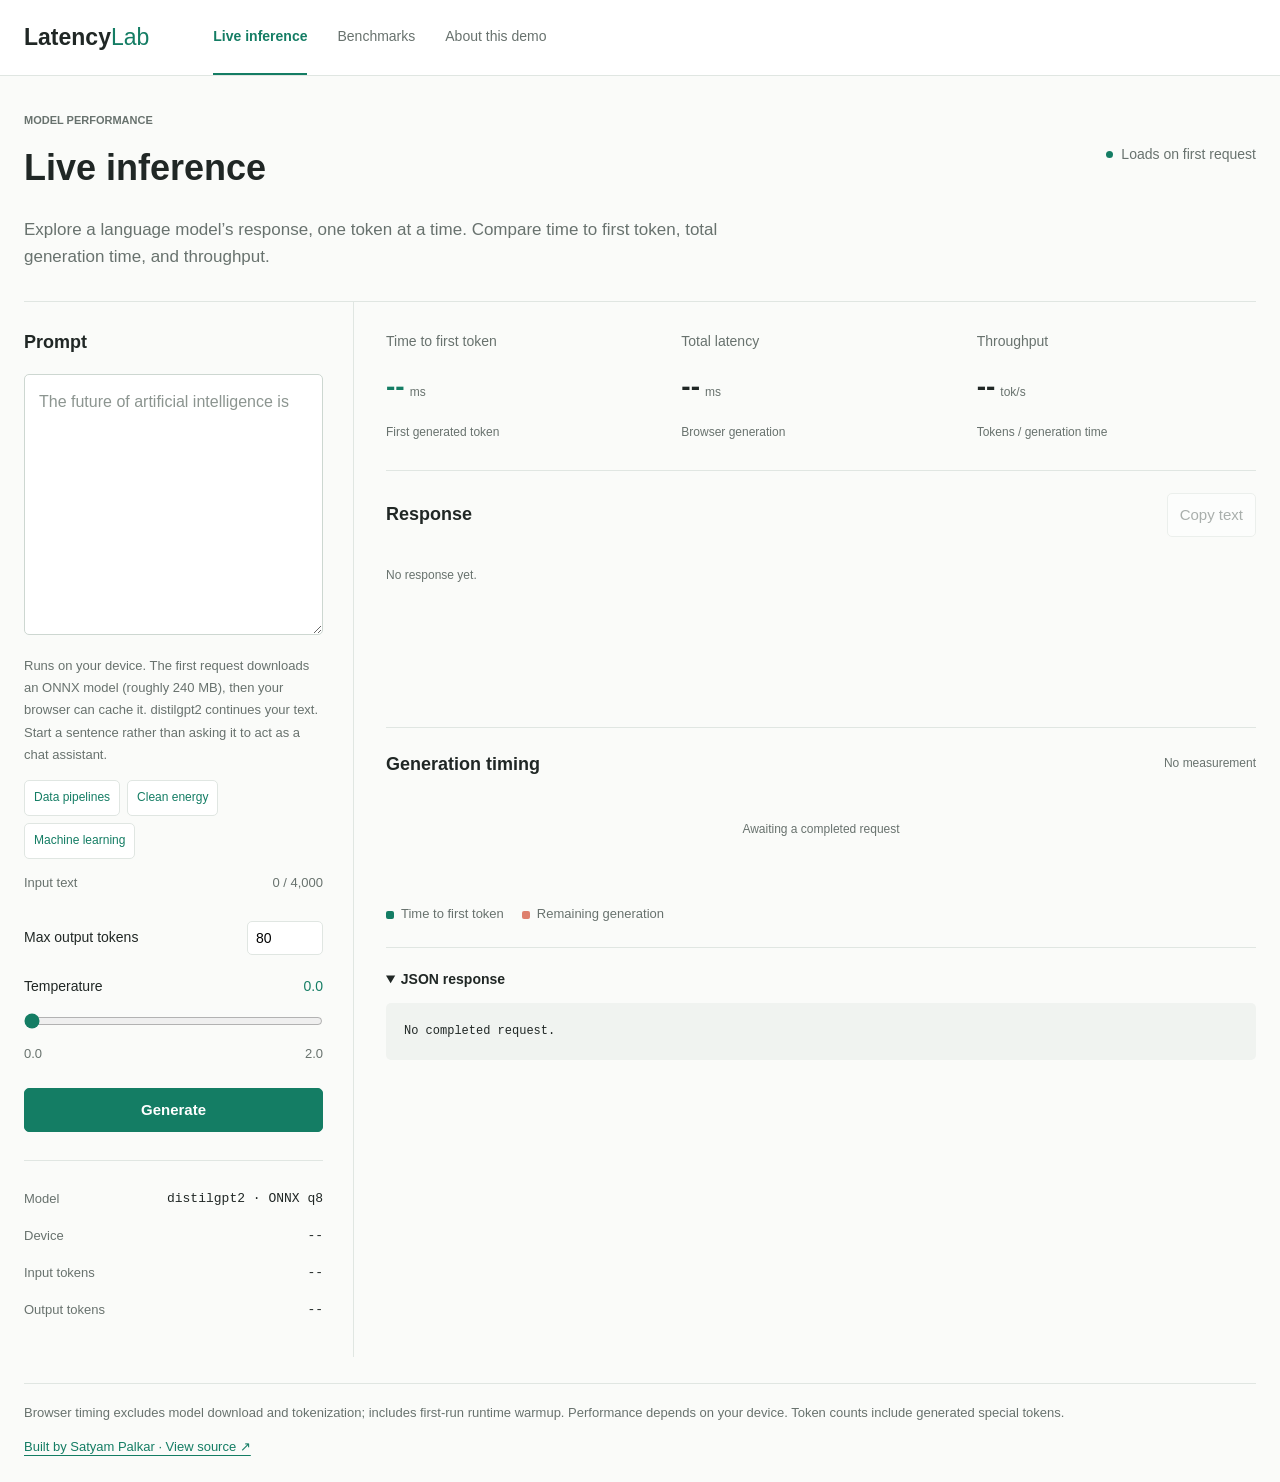
<file: docs/index.html>
<!doctype html>
<html lang="en">
<head>
  <meta charset="utf-8">
  <meta name="viewport" content="width=device-width, initial-scale=1">
  <title>Latency Lab | Live Inference</title>
  <link rel="icon" href="./static/favicon.svg" type="image/svg+xml">
  <meta name="description" content="Explore live language-model inference, token streaming, and measured generation latency. A project by Satyam Palkar.">
  <link rel="stylesheet" href="./static/styles.css">
  <script defer src="https://cdn.plot.ly/plotly-2.35.2.min.js"></script>
  <script>window.LATENCY_BROWSER_MODE = true;</script>
  <script defer src="./static/app.js"></script>
</head>
<body>
  <header class="topbar">
    <a class="brand" href="./">Latency<span>Lab</span></a>
    <nav aria-label="Main navigation">
      <a href="./" aria-current="page">Live inference</a>
      <a href="./benchmarks.html">Benchmarks</a>
      <a href="./about.html">About this demo</a>
    </nav>
  </header>
  <main>
    <div class="page-heading">
      <div><p class="eyebrow">MODEL PERFORMANCE</p><h1>Live inference</h1></div>
      <span id="status" class="status" role="status">Browser inference</span>
    </div>
    <p class="page-intro">Explore a language model’s response, one token at a time. Compare time to first token, total generation time, and throughput.</p>
    <div class="workspace">
      <section class="input-section" aria-labelledby="prompt-heading">
        <h2 id="prompt-heading">Prompt</h2>
        <form id="prompt-form">
          <label class="sr-only" for="prompt">Your prompt</label>
          <textarea id="prompt" name="prompt" rows="9" maxlength="4000" required
            placeholder="The future of artificial intelligence is" spellcheck="true"></textarea>
          <p class="prompt-hint">Runs on your device. The first request downloads an ONNX model (roughly 240 MB), then your browser can cache it. distilgpt2 continues your text. Start a sentence rather than asking it to act as a chat assistant.</p>
          <div class="presets" aria-label="Example prompts"><button type="button" data-prompt="A good data pipeline should">Data pipelines</button><button type="button" data-prompt="The future of clean energy is">Clean energy</button><button type="button" data-prompt="Machine learning works by">Machine learning</button></div>
          <div class="input-meta"><span>Input text</span><span id="character-count">0 / 4,000</span></div>
          <div class="settings">
            <div class="setting-row">
              <label for="max-tokens">Max output tokens</label>
              <input id="max-tokens" type="number" min="1" max="256" step="1" value="80" required>
            </div>
            <div class="setting-row">
              <label for="temperature">Temperature</label>
              <output id="temperature-value" for="temperature">0.0</output>
            </div>
            <input id="temperature" type="range" min="0" max="2" step="0.1" value="0">
            <div class="range-labels"><span>0.0</span><span>2.0</span></div>
          </div>
          <div class="run-controls"><button class="primary" id="submit" type="submit">Generate</button><button class="secondary" id="cancel" type="button" hidden>Stop</button></div>
          <p id="error" class="error" role="alert" hidden></p>
        </form>
        <dl class="model-info">
          <div><dt>Model</dt><dd id="model-name">Not run yet</dd></div>
          <div><dt>Device</dt><dd id="device">--</dd></div>
          <div><dt>Input tokens</dt><dd id="input-tokens">--</dd></div>
          <div><dt>Output tokens</dt><dd id="output-tokens">--</dd></div>
        </dl>
      </section>
      <div class="results-section">
        <section class="metrics" aria-label="Generation metrics">
          <div class="metric"><span>Time to first token</span><p><strong id="ttft">--</strong> <small>ms</small></p><span class="metric-note">First generated token</span></div>
          <div class="metric"><span>Total latency</span><p><strong id="total-latency">--</strong> <small>ms</small></p><span class="metric-note">Browser generation</span></div>
          <div class="metric"><span>Throughput</span><p><strong id="throughput">--</strong> <small>tok/s</small></p><span class="metric-note">Tokens / generation time</span></div>
        </section>
        <section class="response-section" aria-labelledby="response-heading">
          <div class="section-heading"><h2 id="response-heading">Response</h2><button id="copy" class="secondary" type="button" disabled>Copy text</button></div>
          <div id="response" class="response-text" aria-busy="false"><span class="placeholder">No response yet.</span></div>
        </section>
        <section class="timing-section" aria-labelledby="timing-heading">
          <div class="section-heading"><h2 id="timing-heading">Generation timing</h2><span id="timing-total" class="subtle">No measurement</span></div>
          <div id="timing-chart" role="img" aria-label="No generation timing measured yet"><p class="chart-empty">Awaiting a completed request</p></div>
          <div class="chart-legend"><span><i class="key first"></i>Time to first token</span><span><i class="key remaining"></i>Remaining generation</span></div>
        </section>
        <details class="json-section" open>
          <summary>JSON response</summary>
          <pre id="json-response">No completed request.</pre>
        </details>
      </div>
    </div>
    <footer>Browser timing excludes model download and tokenization; includes first-run runtime warmup. Performance depends on your device. Token counts include generated special tokens. <a href="https://github.com/SatyamPalkar/Latency-Fine-Tuning" target="_blank" rel="noopener noreferrer">Built by Satyam Palkar · View source ↗</a></footer>
  </main>
</body>
</html>
</file>
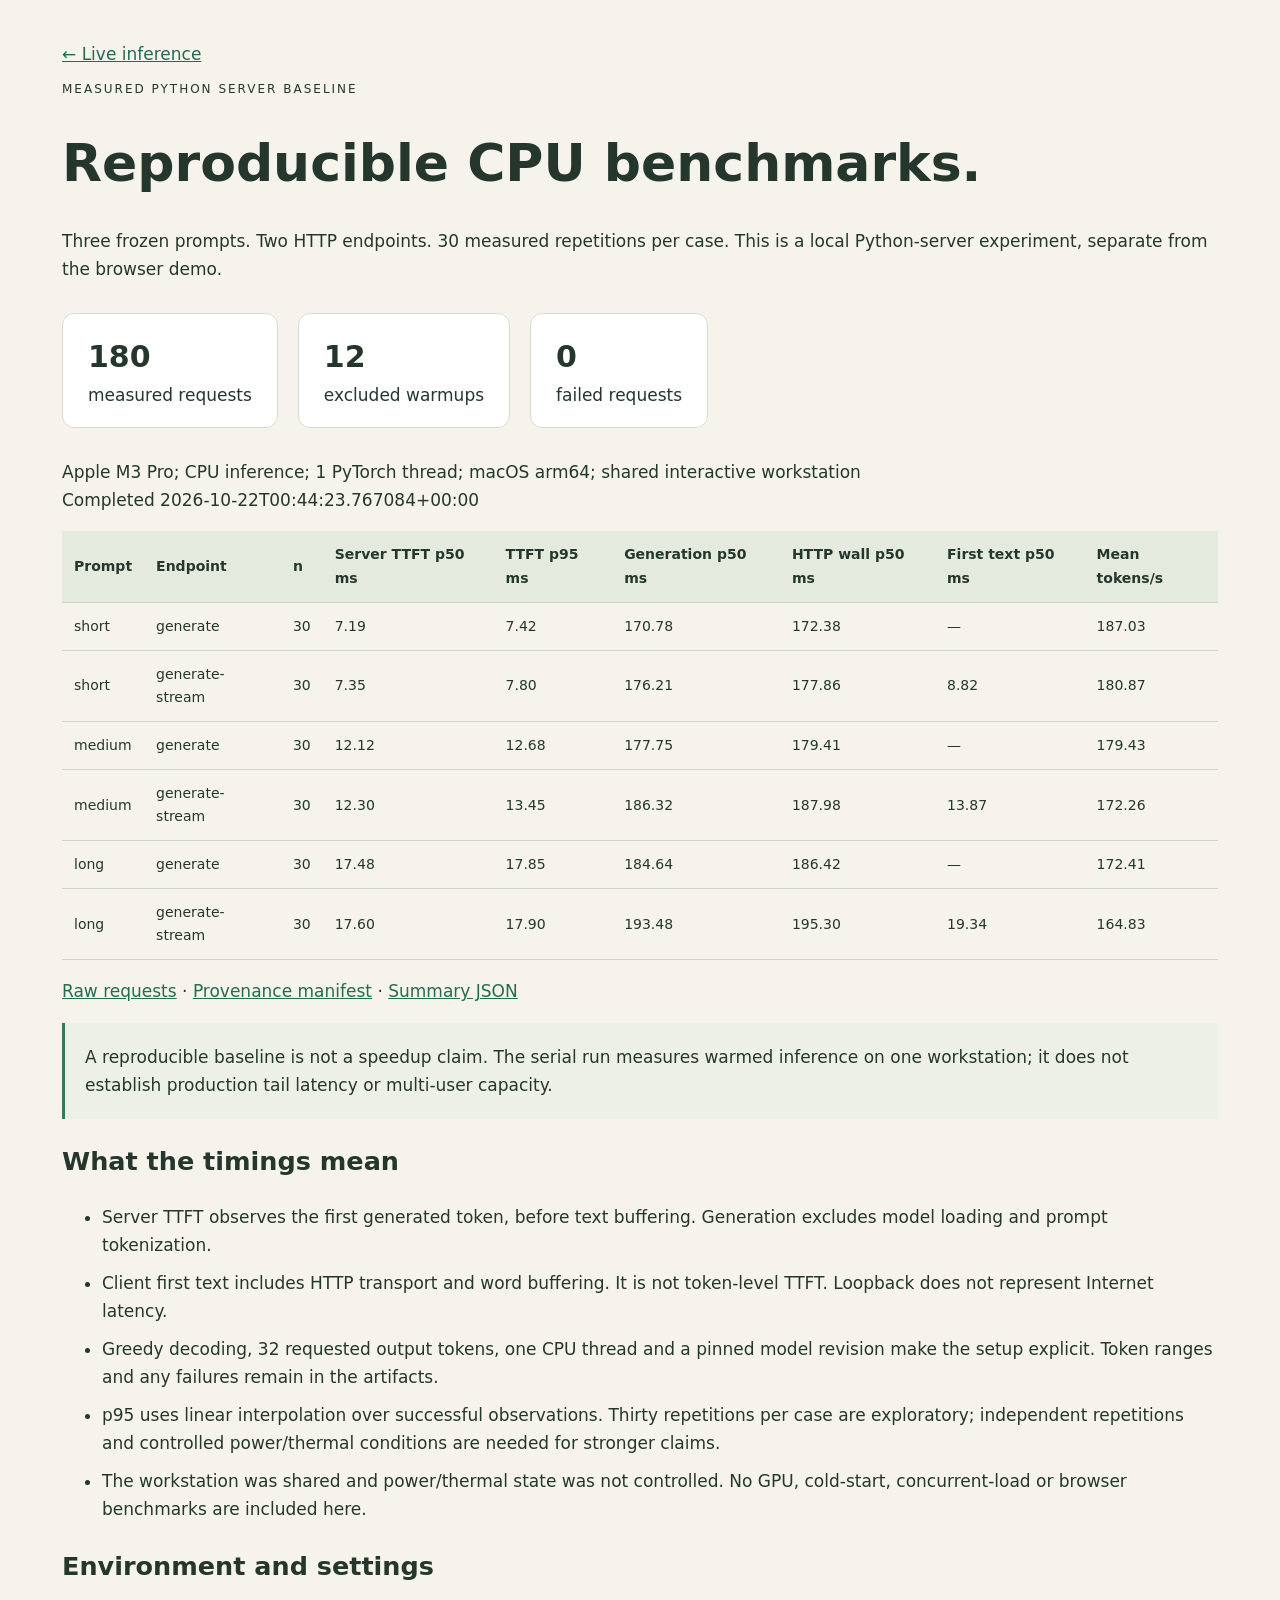
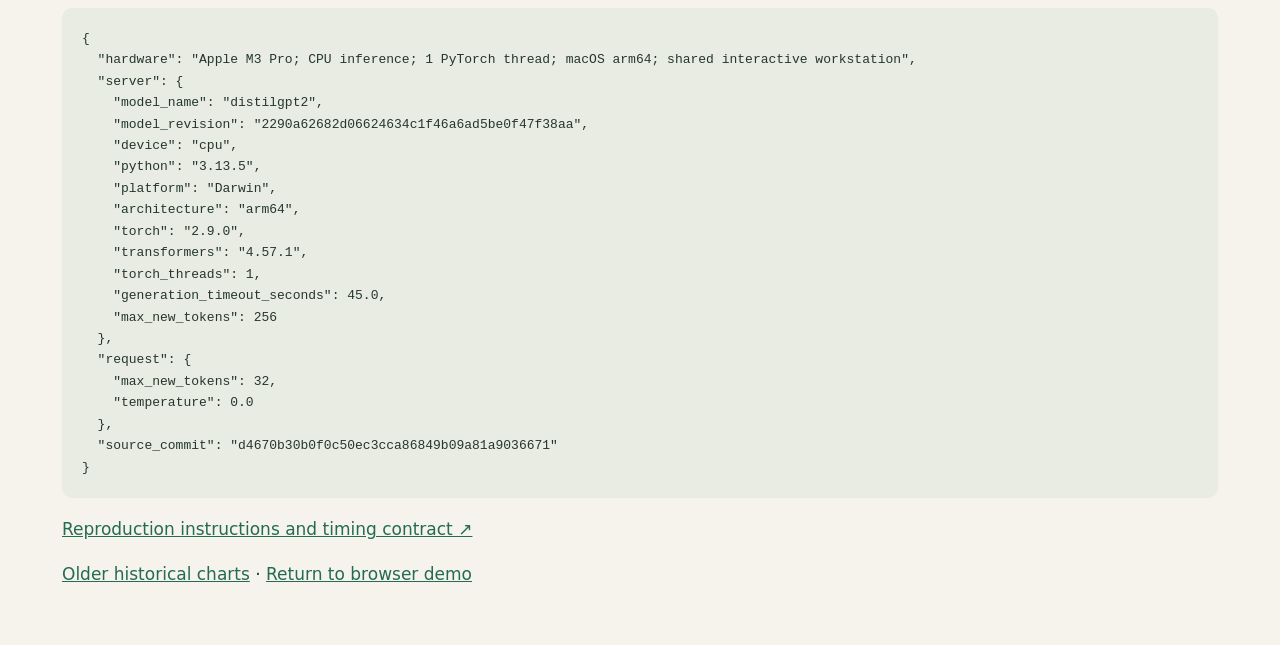
<file: dashboard/reference.html>
<!doctype html><html lang="en"><head><meta charset="utf-8"><meta name="viewport" content="width=device-width,initial-scale=1">
<title>Latency Lab | Reproducible CPU Benchmark</title><style>
*{box-sizing:border-box}body{margin:0;background:#f5f3ec;color:#25372c;font:17px/1.65 system-ui,sans-serif}main{max-width:1200px;margin:auto;padding:40px 22px}a{color:#246b52}h1{font-size:clamp(30px,5vw,52px);line-height:1.1}.eyebrow{letter-spacing:2px;font-size:12px}.cards{display:flex;gap:20px;flex-wrap:wrap;margin:30px 0}.cards div{background:white;border:1px solid #d8ded4;padding:18px 25px;border-radius:12px}.cards strong{display:block;font-size:30px}.table{overflow:auto}table{border-collapse:collapse;min-width:1000px;width:100%;font-size:14px}th,td{padding:12px;text-align:left;border-bottom:1px solid #cdd7ce}th{background:#e4eade}pre{padding:20px;background:#e8ece2;border-radius:10px;white-space:pre-wrap;overflow-wrap:anywhere;font-size:13px}.note{padding:20px;border-left:3px solid #3a785e;background:#edf0e7}li{margin-bottom:10px}
</style></head><body><main><a href="./">← Live inference</a><p class="eyebrow">MEASURED PYTHON SERVER BASELINE</p><h1>Reproducible CPU benchmarks.</h1>
<p>Three frozen prompts. Two HTTP endpoints. 30 measured repetitions per case. This is a local Python-server experiment, separate from the browser demo.</p>
<div class="cards"><div><strong>180</strong>measured requests</div><div><strong>12</strong>excluded warmups</div><div><strong>0</strong>failed requests</div></div>
<p>Apple M3 Pro; CPU inference; 1 PyTorch thread; macOS arm64; shared interactive workstation<br>Completed 2026-10-22T00:44:23.767084+00:00</p>
<div class="table"><table><thead><tr><th>Prompt</th><th>Endpoint</th><th>n</th><th>Server TTFT p50 ms</th><th>TTFT p95 ms</th><th>Generation p50 ms</th><th>HTTP wall p50 ms</th><th>First text p50 ms</th><th>Mean tokens/s</th></tr></thead><tbody><tr><td>short</td><td>generate</td><td>30</td><td>7.19</td><td>7.42</td><td>170.78</td><td>172.38</td><td>—</td><td>187.03</td></tr><tr><td>short</td><td>generate-stream</td><td>30</td><td>7.35</td><td>7.80</td><td>176.21</td><td>177.86</td><td>8.82</td><td>180.87</td></tr><tr><td>medium</td><td>generate</td><td>30</td><td>12.12</td><td>12.68</td><td>177.75</td><td>179.41</td><td>—</td><td>179.43</td></tr><tr><td>medium</td><td>generate-stream</td><td>30</td><td>12.30</td><td>13.45</td><td>186.32</td><td>187.98</td><td>13.87</td><td>172.26</td></tr><tr><td>long</td><td>generate</td><td>30</td><td>17.48</td><td>17.85</td><td>184.64</td><td>186.42</td><td>—</td><td>172.41</td></tr><tr><td>long</td><td>generate-stream</td><td>30</td><td>17.60</td><td>17.90</td><td>193.48</td><td>195.30</td><td>19.34</td><td>164.83</td></tr></tbody></table></div>
<p><a href="./benchmark-data/apple-m3-pro-cpu.csv">Raw requests</a> · <a href="./benchmark-data/apple-m3-pro-cpu.manifest.json">Provenance manifest</a> · <a href="./benchmark-data/apple-m3-pro-cpu.summary.json">Summary JSON</a></p><div class="note">A reproducible baseline is not a speedup claim. The serial run measures warmed inference on one workstation; it does not establish production tail latency or multi-user capacity.</div>
<h2>What the timings mean</h2><ul><li>Server TTFT observes the first generated token, before text buffering. Generation excludes model loading and prompt tokenization.</li><li>Client first text includes HTTP transport and word buffering. It is not token-level TTFT. Loopback does not represent Internet latency.</li><li>Greedy decoding, 32 requested output tokens, one CPU thread and a pinned model revision make the setup explicit. Token ranges and any failures remain in the artifacts.</li><li>p95 uses linear interpolation over successful observations. Thirty repetitions per case are exploratory; independent repetitions and controlled power/thermal conditions are needed for stronger claims.</li><li>The workstation was shared and power/thermal state was not controlled. No GPU, cold-start, concurrent-load or browser benchmarks are included here.</li></ul>
<h2>Environment and settings</h2><pre>{
  &quot;hardware&quot;: &quot;Apple M3 Pro; CPU inference; 1 PyTorch thread; macOS arm64; shared interactive workstation&quot;,
  &quot;server&quot;: {
    &quot;model_name&quot;: &quot;distilgpt2&quot;,
    &quot;model_revision&quot;: &quot;2290a62682d06624634c1f46a6ad5be0f47f38aa&quot;,
    &quot;device&quot;: &quot;cpu&quot;,
    &quot;python&quot;: &quot;3.13.5&quot;,
    &quot;platform&quot;: &quot;Darwin&quot;,
    &quot;architecture&quot;: &quot;arm64&quot;,
    &quot;torch&quot;: &quot;2.9.0&quot;,
    &quot;transformers&quot;: &quot;4.57.1&quot;,
    &quot;torch_threads&quot;: 1,
    &quot;generation_timeout_seconds&quot;: 45.0,
    &quot;max_new_tokens&quot;: 256
  },
  &quot;request&quot;: {
    &quot;max_new_tokens&quot;: 32,
    &quot;temperature&quot;: 0.0
  },
  &quot;source_commit&quot;: &quot;d4670b30b0f0c50ec3cca86849b09a81a9036671&quot;
}</pre><p><a href="https://github.com/SatyamPalkar/Latency-Fine-Tuning/blob/latency-deployment/BENCHMARKS.md">Reproduction instructions and timing contract ↗</a></p>
<p><a href="./historical-benchmarks.html">Older historical charts</a> · <a href="./">Return to browser demo</a></p></main></body></html>
</file>
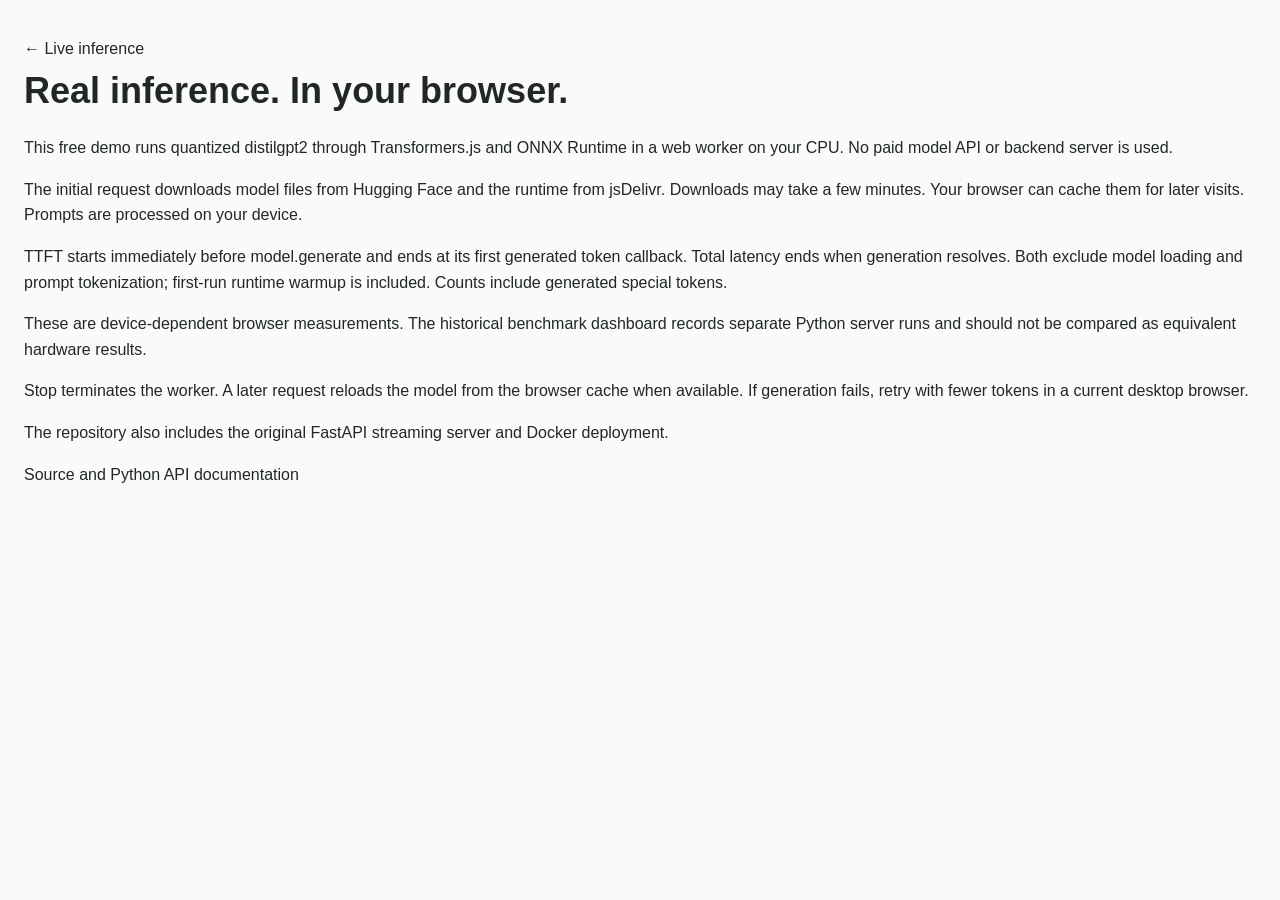
<file: docs/about.html>
<!doctype html>
<html lang="en"><head><meta charset="utf-8"><meta name="viewport" content="width=device-width, initial-scale=1">
<title>About | Latency Lab</title><link rel="stylesheet" href="./static/styles.css"></head>
<body><main><a href="./">← Live inference</a><h1>Real inference. In your browser.</h1>
<p>This free demo runs quantized distilgpt2 through Transformers.js and ONNX Runtime in a web worker on your CPU. No paid model API or backend server is used.</p>
<p>The initial request downloads model files from Hugging Face and the runtime from jsDelivr. Downloads may take a few minutes. Your browser can cache them for later visits. Prompts are processed on your device.</p>
<p>TTFT starts immediately before model.generate and ends at its first generated token callback. Total latency ends when generation resolves. Both exclude model loading and prompt tokenization; first-run runtime warmup is included. Counts include generated special tokens.</p>
<p>These are device-dependent browser measurements. The historical benchmark dashboard records separate Python server runs and should not be compared as equivalent hardware results.</p>
<p>Stop terminates the worker. A later request reloads the model from the browser cache when available. If generation fails, retry with fewer tokens in a current desktop browser.</p>
<p>The repository also includes the original FastAPI streaming server and Docker deployment.</p>
<a href="https://github.com/SatyamPalkar/Latency-Fine-Tuning">Source and Python API documentation</a></main></body></html>
</file>
<file: docs/static/styles.css>
:root {
  color-scheme: light;
  --ink: #202725;
  --muted: #68726e;
  --line: #e0e6e2;
  --green: #147d64;
  --coral: #de806d;
  font-family: -apple-system, BlinkMacSystemFont, "Segoe UI", sans-serif;
  color: var(--ink);
  background: #fafbf9;
  font-synthesis: none;
}
* { box-sizing: border-box; letter-spacing: 0; }
body { margin: 0; font-size: 16px; line-height: 1.6; }
a { color: inherit; text-decoration: none; }
button, input, textarea { font: inherit; }
button, summary, input[type="range"] { cursor: pointer; }
button:disabled { cursor: default; opacity: .55; }
button, input, textarea { border-radius: 5px; }
:focus-visible { outline: 3px solid #78bfae; outline-offset: 3px; }
.topbar { min-height: 76px; padding: 0 max(24px, calc((100% - 1240px) / 2)); background: white; display: flex; align-items: center; gap: 64px; border-bottom: 1px solid var(--line); }
.brand { font-size: 23px; font-weight: 750; white-space: nowrap; }
.brand span { color: var(--green); font-weight: 450; }
nav { display: flex; align-self: stretch; gap: 30px; }
nav a { display: flex; align-items: center; color: var(--muted); font-size: 14px; border-bottom: 2px solid transparent; }
nav a[aria-current] { color: var(--green); border-color: var(--green); font-weight: 600; }
nav a:hover { color: var(--ink); }
main { max-width: 1288px; margin: auto; padding: 36px 24px 24px; }
.page-heading, .section-heading { display: flex; justify-content: space-between; align-items: center; gap: 16px; }
.page-heading { margin-bottom: 32px; }
.eyebrow { font-size: 11px; font-weight: 650; color: var(--muted); margin: 0 0 9px; }
h1 { margin: 0; font-size: 36px; font-weight: 650; }
h2 { margin: 0; font-size: 18px; font-weight: 650; }
.page-intro { margin: -12px 0 30px; max-width: 760px; color: var(--muted); font-size: 17px; }
.prompt-hint { font-size: 13px; line-height: 1.7; color: var(--muted); }
.presets { display: flex; flex-wrap: wrap; gap: 7px; margin: 14px 0; }
.presets button { border: 1px solid var(--line); padding: 7px 9px; background: white; color: var(--green); font-size: 12px; min-height: 36px; }
.presets button:hover:enabled { border-color: var(--green); }
.run-controls { display: flex; gap: 10px; }
.run-controls [hidden] { display: none; }
.status { display: inline-flex; align-items: center; gap: 8px; font-size: 13px; color: var(--muted); }
.status::before { content: ""; width: 7px; height: 7px; border-radius: 50%; background: var(--green); }
.status[data-state="busy"]::before { background: #c48b24; animation: pulse 1s ease-in-out infinite; }
.status[data-state="error"]::before { background: #b6423d; }
.workspace { display: grid; grid-template-columns: 330px minmax(0, 1fr); border-top: 1px solid var(--line); }
.input-section { padding: 26px 30px 28px 0; border-right: 1px solid var(--line); }
textarea { width: 100%; resize: vertical; min-height: 190px; max-height: 520px; padding: 14px; margin-top: 18px; line-height: 1.6; border: 1px solid #cdd7d1; background: white; color: var(--ink); font-size: 16px; }
textarea::placeholder { color: #8c9590; }
.input-meta, .range-labels { display: flex; justify-content: space-between; color: var(--muted); font-size: 11px; margin-top: 7px; }
.settings { margin: 27px 0 24px; }
.setting-row { display: flex; justify-content: space-between; align-items: center; gap: 10px; font-size: 13px; margin: 20px 0 12px; }
input[type="number"] { width: 76px; height: 34px; padding: 5px 8px; border: 1px solid var(--line); background: white; }
input[type="range"] { width: 100%; margin: 4px 0 0; accent-color: var(--green); }
output { font-variant-numeric: tabular-nums; color: var(--green); }
.primary { width: 100%; min-height: 43px; background: var(--green); color: white; border: 1px solid var(--green); font-size: 14px; font-weight: 600; }
.primary:hover:enabled { background: #106650; }
.secondary { border: 1px solid var(--line); background: white; padding: 7px 12px; min-width: 88px; font-size: 12px; color: var(--muted); }
.secondary:hover:enabled { background: #f0f5f2; color: var(--ink); }
.model-info { border-top: 1px solid var(--line); padding-top: 20px; margin: 28px 0 0; }
.model-info div { display: grid; grid-template-columns: 95px minmax(0, 1fr); gap: 10px; padding: 8px 0; font-size: 12px; }
dt { color: var(--muted); } dd { margin: 0; text-align: right; overflow-wrap: anywhere; font-family: ui-monospace, monospace; }
.results-section { min-width: 0; padding-left: 32px; }
.metrics { display: grid; grid-template-columns: repeat(3, minmax(0, 1fr)); gap: 16px; padding: 26px 0; border-bottom: 1px solid var(--line); }
.metric > span { color: var(--muted); font-size: 12px; }
.metric p { margin: 12px 0 8px; display: flex; flex-wrap: wrap; align-items: baseline; gap: 5px; }
.metric strong { font-size: 28px; font-weight: 550; font-variant-numeric: tabular-nums; overflow-wrap: anywhere; }
.metric:first-child strong { color: var(--green); }
.metric small { font-size: 12px; color: var(--muted); }
.metric .metric-note { font-size: 10px; }
.response-section { padding-top: 22px; }
.response-text { min-height: 190px; max-height: 440px; overflow: auto; padding: 22px 0; font-size: 15px; line-height: 1.8; white-space: pre-wrap; overflow-wrap: anywhere; }
.placeholder, .subtle, .chart-empty { color: var(--muted); font-size: 12px; }
.timing-section { border-top: 1px solid var(--line); padding: 22px 0; }
#timing-chart { width: 100%; height: 126px; min-width: 0; overflow: hidden; }
.chart-empty { padding: 42px 0 0; margin: 0; text-align: center; }
.chart-legend { display: flex; flex-wrap: wrap; gap: 18px; font-size: 11px; color: var(--muted); }
.chart-legend span { display: inline-flex; align-items: center; gap: 7px; }
.key { width: 8px; height: 8px; border-radius: 2px; display: inline-block; }
.first { background: var(--green); }.remaining { background: var(--coral); }
.json-section { border-top: 1px solid var(--line); padding: 20px 0 0; }
summary { font-size: 13px; font-weight: 600; }
pre { padding: 18px; background: #f0f3f0; border-radius: 5px; white-space: pre-wrap; overflow-wrap: anywhere; font: 12px/1.75 ui-monospace, SFMono-Regular, monospace; max-height: 340px; overflow: auto; margin-bottom: 0; }
footer { border-top: 1px solid var(--line); margin-top: 26px; padding-top: 18px; color: var(--muted); font-size: 13px; line-height: 1.7; }
footer a { display: block; padding-top: 12px; color: var(--green); text-decoration: underline; text-underline-offset: 4px; }
.setting-row, .status, summary { font-size: 14px; }
.input-meta, .range-labels, .model-info div, .chart-legend { font-size: 13px; }
.response-text { font-size: 17px; }
.metric > span { font-size: 14px; }
.metric .metric-note { font-size: 12px; }
.primary, .secondary { min-height: 44px; font-size: 15px; }
.error { color: #a43430; font-size: 13px; line-height: 1.5; overflow-wrap: anywhere; }
.sr-only { position: absolute; width: 1px; height: 1px; padding: 0; overflow: hidden; clip: rect(0, 0, 0, 0); white-space: nowrap; border: 0; }
@keyframes pulse { 50% { opacity: .35; } }
@media (prefers-reduced-motion: reduce) { .status::before { animation: none !important; } }
@media (max-width: 850px) {
  .workspace { grid-template-columns: 260px minmax(0, 1fr); }
  .input-section { padding-right: 22px; }.results-section { padding-left: 22px; }
  .metrics { gap: 10px; }.metric strong { font-size: 23px; }
}
@media (max-width: 640px) {
  .topbar { padding: 18px 20px 0; flex-wrap: wrap; gap: 16px; }
  nav { width: 100%; gap: 24px; min-height: 40px; } nav a { font-size: 13px; }
  main { padding: 26px 20px 20px; } h1 { font-size: 26px; }
  .page-heading { margin-bottom: 24px; }.workspace { grid-template-columns: minmax(0, 1fr); }
  .input-section { border-right: none; padding: 24px 0; }.results-section { padding-left: 0; }
  .metrics { border-top: 1px solid var(--line); }.metric strong { font-size: 22px; }
  .metric > span { font-size: 13px; }.metric .metric-note { font-size: 12px; }
  .model-info { margin-top: 24px; }.response-text { min-height: 150px; }
}
</file>
